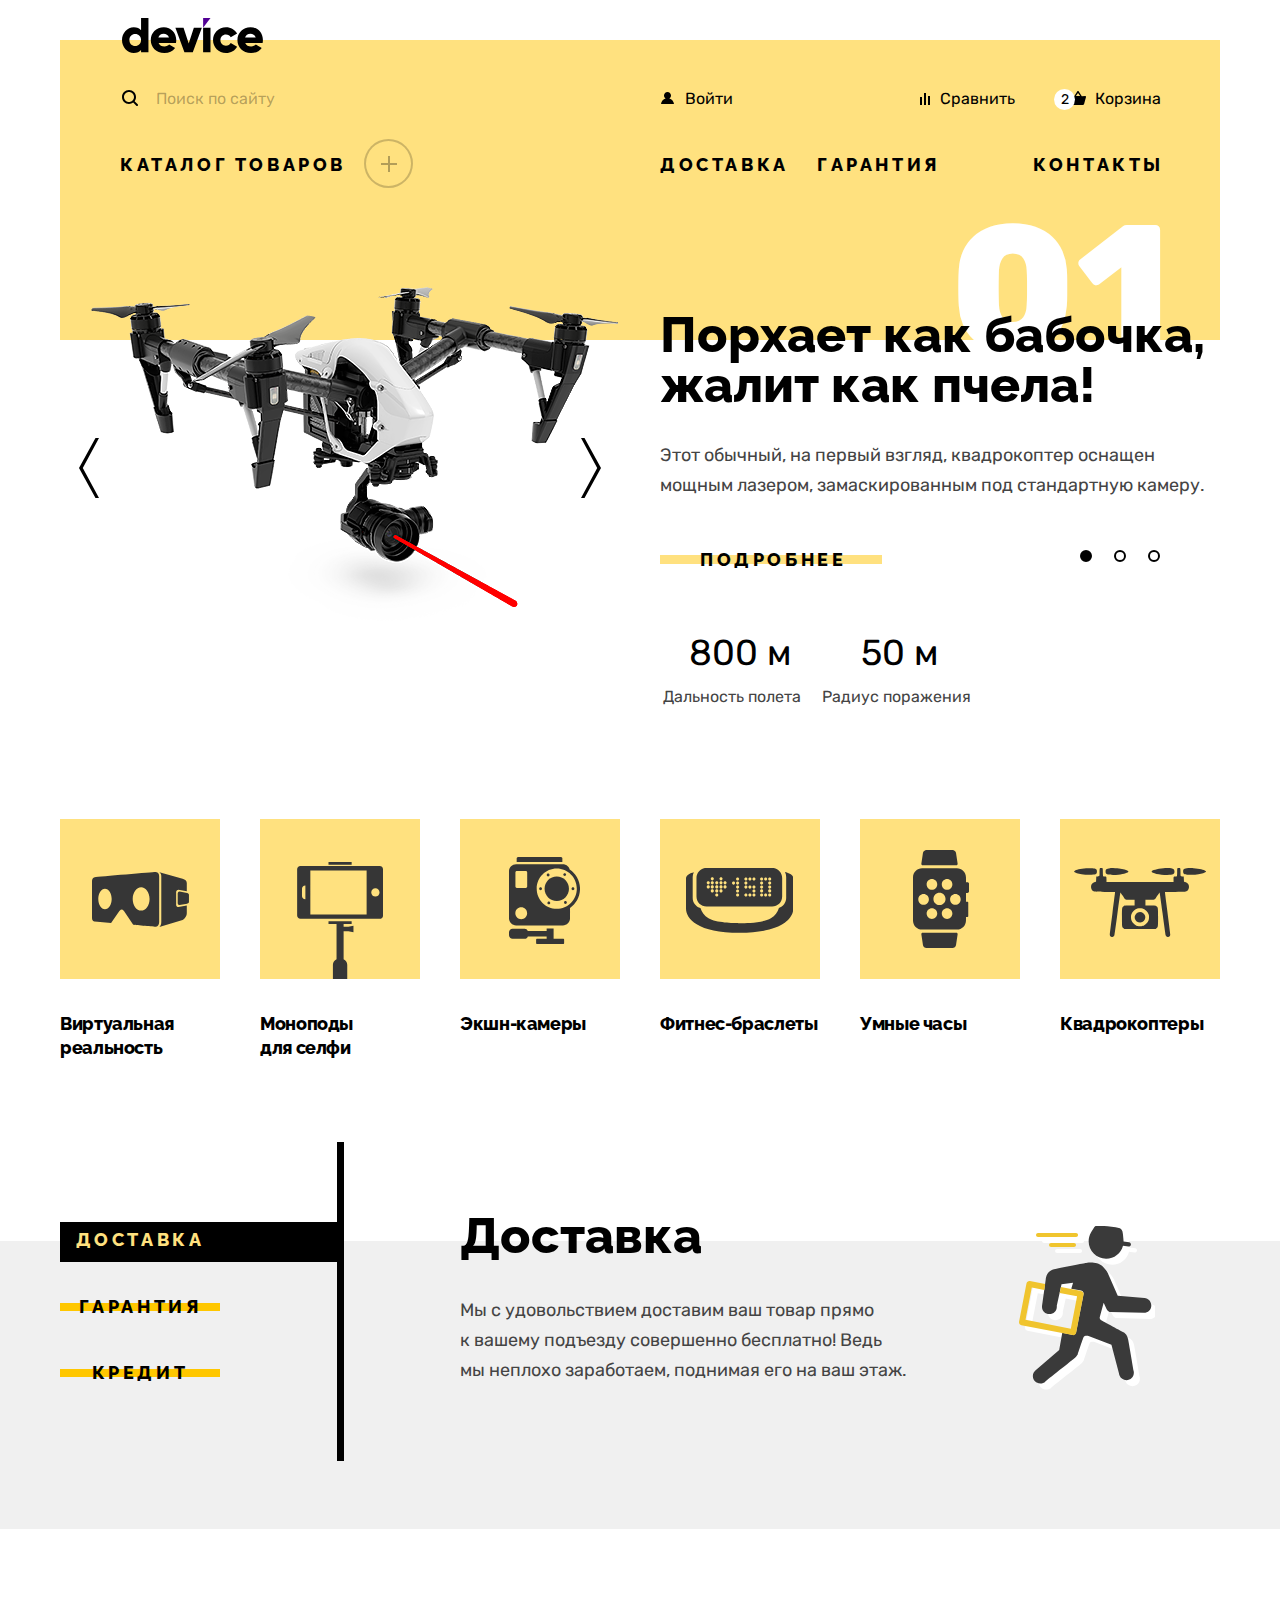
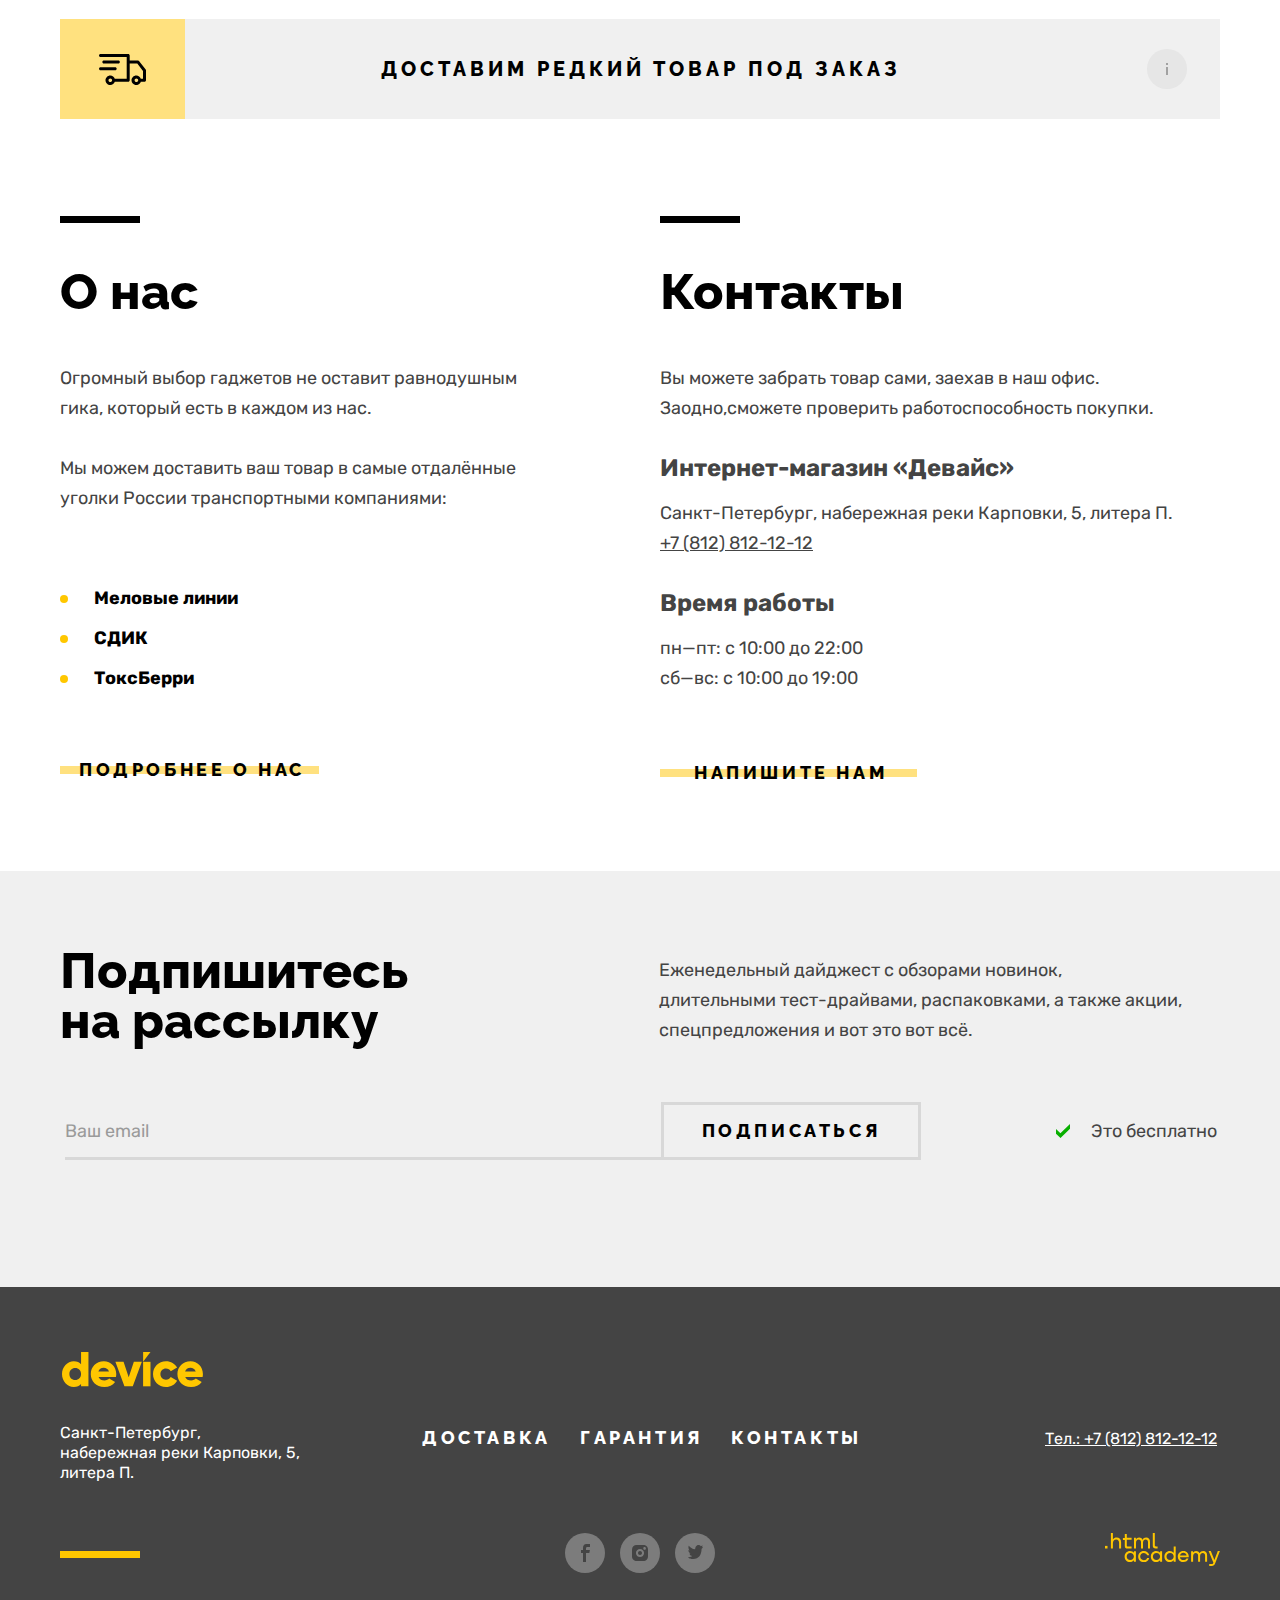
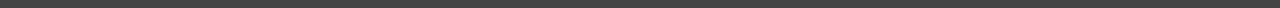
<file: index.html>
<!DOCTYPE html>
<html lang="ru">

<head>
  <meta charset="utf-8">
  <title>HTML Academy: Девайс</title>
  <link href="css/style.css" rel="stylesheet">
  <link rel="icon" href="favicon.ico">
</head>

<body class="index-page">
  <!-- Шапка-->
  <header class="header">
    <div class="container">
      <nav class="main-navigation">
        <a class="logo" href="https://htmlacademy.ru/"><img src="img/logo.svg" width="145" height="35"
            alt="Лого Device"> </a>
        <div class="menu-user">
          <!-- Поле поиска-->

          <form class="search-form" action="https://echo.htmlacademy.ru" method="post">
            <label class="visually-hidden" for="search">Поиск по сайту</label>
            <div class="search">
              <input class="search-input" type="search" id="search" placeholder="Поиск по сайту" name="search" >
              <button class="search-button" type="submit">Найти</button>
            </div>
          </form>

          <!-- Пользовательское меню-->
          <ul class="user-menu">
            <li class="user-item user-login"><a class="enter-link" href="#"> Войти </a> </li>
            <li class="user-item user-compare"><a class="compare-link" href="#"> Сравнить </a> </li>
            <li class="user-item user-cart"><a class="cart-link" href="#"> Корзина </a>
              <button class="popover-close-button button-light">
                2
                <span class="visually-hidden">Закрыть</span>
              </button>
              <div class="popover popover-cart">
                <div class="popover-content">
                  <ul class="cart-items-list">
                    <li class="cart-item">
                      <a class="cart-item-link" href="#"><img src="img/product-1-small.jpg" width="41" height="43"
                          alt="Любительская селфи-палка"> Любительская селфи-палка </a>
                      <button type="button" class="cart-item-button">
                        <svg width="11" height="11" viewBox="0 0 11 11" fill="none" xmlns="http://www.w3.org/2000/svg">
                          <path d="M11 1L10 0L5.5 4.5L1 0L0 1L4.5 5.5L0 10L1 11L5.5 6.5L10 11L11 10L6.5 5.5L11 1Z" />
                        </svg>

                        <span class="visually-hidden">Удалить из корзины.</span>
                      </button>
                    </li>
                    <li class="cart-item">
                      <a class="cart-item-link" href="#"><img src="img/product-2-small.jpg" width="41" height="43"
                          alt="Профессиональная селфи-палка">Профессиональная селфи-палка </a>
                      <button type="button" class="cart-item-button">
                        <svg width="11" height="11" viewBox="0 0 11 11" fill="none" xmlns="http://www.w3.org/2000/svg">
                          <path d="M11 1L10 0L5.5 4.5L1 0L0 1L4.5 5.5L0 10L1 11L5.5 6.5L10 11L11 10L6.5 5.5L11 1Z" />
                        </svg>

                        <span class="visually-hidden">Удалить из корзины.</span>
                      </button>
                    </li>

                  </ul>
                  <div class="cart-price">
                    <p class="kol-item">Товаров: 2</p>
                    <p class="cost-item">Сумма: 2000 ₽</p>
                  </div>
                  <button class="cart-button" type="submit">Открыть корзину</button>

                </div>

              </div>
            </li>
          </ul>
        </div>

        <!-- Основное меню-->

        <ul class="main-menu">
          <li class="main-item submenu-item"><a class="navigation-link" href="catalog.html"> Каталог товаров </a>
            <!-- Подменю каталога-->
            <ul class="submenu-list">
              <li class="dropdown-list-section">
                <ul class="dropdown-list-col">
                  <li class="dropdown-item">
                    <a class="dropdown-link" href="#">Виртуальная реальность</a>
                  </li>
                  <li class="dropdown-item">
                    <a class="dropdown-link" href="catalog.html">Моноподы для селфи</a>
                  </li>
                  <li class="dropdown-item">
                    <a class="dropdown-link" href="#">Экшн-камеры</a>
                  </li>
                </ul>
              </li>
              <li class="dropdown-list-section">
                <ul class="dropdown-list-col">
                  <li class="dropdown-item">
                    <a class="dropdown-link" href="#">Фитнес-браслеты</a>
                  </li>
                  <li class="dropdown-item">
                    <a class="dropdown-link" href="#">Умные часы</a>
                  </li>
                </ul>
              </li>
              <li class="dropdown-list-section">
                <ul class="dropdown-list-col">
                  <li class="dropdown-item">
                    <a class="dropdown-link" href="#">Квадрокоптеры</a>
                  </li>

                </ul>
              </li>
            </ul>
          </li>
          <li class="main-item item-deliv"><a class="navigation-link" href="#"> Доставка </a></li>
          <li class="main-item item-garanty"><a class="navigation-link" href="#"> Гарантия </a></li>
          <li class="main-item item-contacts"><a class="navigation-link" href="#"> Контакты </a></li>
        </ul>
      </nav>
    </div>
  </header>

  <main class="main-container main">
    <h1 class="visually-hidden">Интернет-магазин Device</h1>

    <!-- Слайдер-->
    <section class="slider">
      <div class="container">
        <h2 class="visually-hidden">Слайдер главной страницы</h2>
        
          <!-- Стрелки-->
          <div class="slider-wrapper">
            <div class="slider-navigation">
              <button class="slider-prev" type="button">
                <span class="visually-hidden">Предыдущий слайд</span>
              </button>
              <button class="slider-next" type="button">
                <span class="visually-hidden">Следующий слайд</span>
              </button>

            </div>

          </div>
          
          <ul class="main-clider">
            <li class="slider-item slider-item--current">
              <!-- 1 слайд-->
              <div class="image-slider">
                <img src="img/slider-1.png" width="560" height="560" alt="Изображение 1 слайда">

              </div>

              <div class="info-slider">
                <h2 class="slider-title"> Порхает как бабочка, жалит как пчела!</h2>
                <p class="text slider-text"> Этот обычный, на первый взгляд, квадрокоптер оснащен мощным лазером,
                  замаскированным под стандартную камеру.
                </p>
                <a class="slider-button" href="#">Подробнее</a>
                <table class="characteristics">
                  <thead>
                    <tr>
                      <th class="table-title">800 м</th>
                      <th class="table-title">50 м</th>
                    </tr>
                  </thead>
                  <tbody>
                    <tr>
                      <td class="table-info">Дальность полета</td>
                      <td class="table-info">Радиус поражения</td>
                    </tr>
                  </tbody>
                </table>
              </div>
            </li>
            <li class="slider-item">
              <!-- 2 слайд-->
              <div class="image-slider">
                <img src="img/slider-2.png" width="560" height="560" alt="Изображение 2 слайда">
              </div>

              <div class="info-slider">
                <h2 class="slider-title"> Худеем правильно!</h2>
                <p class="text slider-text"> Мотивирующие фитнес-браслеты помогут найти в себе силы не пропускать
                  занятия и
                  соблюдать диету.
                </p>
                <a class="button slider-button" href="#">Подробнее</a>
                <table class="characteristics">
                  <thead>
                    <tr>
                      <th class="table-title">48 часов</th>
                    </tr>
                  </thead>
                  <tbody>
                    <tr>
                      <td class="table-info">Без подзарядки</td>
                    </tr>
                  </tbody>
                </table>

              </div>
            </li>
            <li class="slider-item">
              <!-- 3 слайд-->
              <div class="image-slider">
                <img src="img/slider-3.png" width="560" height="560" alt="Изображение 3 слайда">

              </div>

              <div  class="info-slider">
                <h2 class="slider-title"> Делай селфи, как Бен Стиллер! </h2>
                <p class="text slider-text"> Самая длинная палка для селфи доступна в нашем магазине. Восемь (Восемь,
                  Карл!)
                  метров длиной и весом всего 5 кг.
                </p>
                <a class="button slider-button" href="#">Подробнее</a>
                <table class="characteristics">
                  <thead>
                    <tr>
                      <th class="table-title">8,5 м</th>
                      <th class="table-title">5 кг</th>
                      <th class="table-title">Карбон</th>
                    </tr>
                  </thead>
                  <tbody>
                    <tr>
                      <td class="table-info">Длина палки</td>
                      <td class="table-info">Вес палки </td>
                      <td class="table-info">Материал</td>
                    </tr>
                  </tbody>
                </table>

              </div>
            </li>
          </ul>
          <!-- Точки-->
          <div class="controls-toggle">
            <ol class="slider-pagination">
              <li class="slider-pagination-item">
                <button class="slider-pagination-button slider-pagination-button-current" type="button">
                  <span class="visually-hidden">1 слайд</span>
                </button>
              </li>
              <li class="slider-pagination-item">
                <button class="slider-pagination-button" type="button">
                  <span class="visually-hidden">2 слайд</span>
                </button>
              </li>
              <li class="slider-pagination-item">
                <button class="slider-pagination-button" type="button">
                  <span class="visually-hidden">3 слайд</span>
                </button>
              </li>
            </ol>
          </div>
        </div>
    </section>

    <!-- Каталог товаров-->
    <section class="catalog">
      <div class="container">
        <h2 class="visually-hidden">Каталог товаров</h2>
        <ul class="catalog-list">
          <li class="catalog-item">
            <a class="item-link item-vr" href="#">Виртуальная реальность </a>

          </li>
          <li class="catalog-item">
            <a class="item-link item-mono" href="catalog.html">Моноподы <br>для селфи </a>

          </li>
          <li class="catalog-item ">
            <a class="item-link item-cam" href="#"> Экшн-камеры</a>

          </li>
          <li class="catalog-item ">
            <a class="item-link item-fit" href="#">Фитнес-браслеты </a>

          </li>
          <li class="catalog-item ">
            <a class="item-link item-watch" href="#"> Умные часы</a>

          </li>
          <li class="catalog-item">
            <a class="item-link item-kvadr" href="#">Квадрокоптеры </a>

          </li>
        </ul>
      </div>
    </section>
    <!-- Табы-->
    <section class="services">
      <div class="container">
        <h2 class="visually-hidden">Вкладки</h2>
        <ul class="services-tabs">
          <li class="tabs-item">
            <button class="tabs-button tabs-button--current" type="button">Доставка</button>
          </li>
          <li class="tabs-item">
            <button class="tabs-button" type="button">Гарантия</button>
          </li>
          <li class="tabs-item">
            <button class="tabs-button" type="button">Кредит</button>
          </li>
        </ul>
        <ul class="features">
          <li class="features-item features-item-delivery features-item--current">
            <h2 class="title features-title">Доставка</h2>
            <p class="text features-text">Мы с удовольствием доставим ваш товар прямо <br> к вашему подъезду совершенно
              бесплатно! Ведь<br>
              мы неплохо заработаем, поднимая его на ваш этаж.</p>
          </li>
          <li class="features-item features-item-garanty">
            <h2 class="title features-title">Гарантия</h2>
            <p class="text features-text">Если из-за возгорания купленного у нас товара у вас
              сгорит дом — не переживайте, мы выдадим вам новый.
              Товар, не дом, конечно же.</p>
          </li>
          <li class="features-item features-item-credit">
            <h2 class="title features-title">Кредит</h2>
            <p class="text features-text">Залезть в долговую яму стало проще! Кредитные консультанты подберут для вас
              наиболее выгодные условия кредита. Выгодные для банка, разумеется.</p>
          </li>
        </ul>
      </div>
    </section>
    <!-- Доставка-->
    <section class="send-block">
      <div class="container">
        <h2 class="visually-hidden">Доставка</h2>

        <button class="delivery" type="button">
          <span class="delivery-link">Доставим редкий товар под заказ</span>
          <span class="delivery-info">
            <svg class="info-icon" width="2" height="12" viewBox="0 0 2 12" fill="rgb(161,161,161)"
              xmlns="http://www.w3.org/2000/svg">
              <path d="M2 0H0V2H2V0Z" />
              <path d="M2 4H0V12H2V4Z" />
            </svg>
            <span class="visually-hidden">Посмотреть дополнительную информацию</span>
          </span>

        </button>

      </div>
    </section>
    <!-- Информация о нас-->
    <div class="index-columns">
      <div class="container">
        <section class="about-info">
          <h2 class="title about-title">О нас</h2>
          <div class="text-about">
            <p class="text about-text">
              Огромный выбор гаджетов не оставит равнодушным гика, который есть в каждом из нас.
            </p>
            <p class="text about-text"> Мы можем доставить ваш товар в самые отдалённые уголки России транспортными
              компаниями:
            </p>
          </div>
          <ul class="company">
            <li class="company-item"><span class="company-name">Меловые линии</span></li>
            <li class="company-item"><span class="company-name">СДИК</span></li>
            <li class="company-item"><span class="company-name">ТоксБерри</span></li>
          </ul>
          <a class="about-button" href="#">Подробнее о нас</a>

        </section>
        <!-- Контакты-->
        <section class="contacts">

          <h2 class="title contacts-title">Контакты</h2>
          <p class="text contacts-text">Вы можете забрать товар сами, заехав в наш офис.<br>
            Заодно,сможете проверить работоспособность покупки. </p>
          <h3 class="contacts-subtitle">Интернет-магазин «Девайс»</h3>
          <address>
            <p class="text address-text">
              Санкт-Петербург, набережная реки Карповки, 5, литера П.</p>
            <a class="contact-phone" href="tel:88128121212">+7 (812) 812-12-12</a>
          </address>
          <h3 class="contacts-time">Время работы</h3>
          <ul class="contacts-schedule">
            <li class="text contacts-schedule-item">пн—пт: с 10:00 до 22:00</li>
            <li class="text contacts-schedule-item">сб—вс: с 10:00 до 19:00</li>
          </ul>
          <a class="contacts-button" href="#">Напишите нам</a>

        </section>
      </div>
    </div>

    <!-- Рассылка-->
    <section class="subscription">
      <div class="container">
        <div class="email">
          <div class="subscription-title">
            <h2 class="title sub-title">Подпишитесь <br> на рассылку</h2>
          </div>
          <div class="subscription-text">
            <p class="text sub-text">Еженедельный дайджест с обзорами новинок,<br>
              длительными тест-драйвами, распаковками, а также акции, спецпредложения и вот это вот всё.</p>
          </div>
        </div>
        <div class="send-email">
          <form class="send" action="https://echo.htmlacademy.ru/" method="post">
            <label class="visually-hidden" for="email">Отправка электронной почты</label>
            <input class="send-input" type="email" placeholder="Ваш email" name="email" id="email">
            <button class="send-button" type="submit">Подписаться</button>
          </form>
          <p class="text free-text">Это бесплатно </p>
        </div>
      </div>
    </section>
  </main>
  <!-- Футер-->
  <footer class="page-footer">
    <div class="container">
      <a class="footer-logo" href="https://htmlacademy.ru/"><img class="logo-foot" src="img/device-footer.svg"
          width="145" height="35" alt="Лого Device"> </a>
      <div class="footer-block">
        <section class="footer-contacts">
          <h2 class="visually-hidden">Контакты</h2>
          <p class="text footer-address">Санкт-Петербург, набережная
            реки Карповки, 5, литера П.</p>
        </section>

        <section class="footer-menu">
          <h2 class="visually-hidden">Меню футера</h2>
          <ul class="footer-nav-list">
            <li class="footer-nav-item">
              <a class="footer-nav-link" href="#">Доставка</a>
            </li>
            <li class="footer-nav-item">
              <a class="footer-nav-link" href="#">Гарантия</a>
            </li>
            <li class="footer-nav-item">
              <a class="footer-nav-link" href="#">Контакты</a>
            </li>
          </ul>
        </section>
        <section class="footer-info">
          <h2 class="visually-hidden">Контактные данные</h2>
          <a class="contacts-phone" href="tel:88128121212">Тел.: +7 (812) 812-12-12</a>

        </section>
      </div>
      <div class="footer-social">
        <section class="social-block">
          <h2 class="visually-hidden">Социальные сети</h2>
          <ul class="social-list">
            <li class="social-item">
              <a class="social-link social-fb" href="https://www.facebook.com/htmlacademy">
                <svg width="9" height="18" viewBox="0 0 9 18" fill="none" xmlns="http://www.w3.org/2000/svg">
                  <path d="M6.5 3H9V0H5.6C2.8 0 2 1.7 2 4.2V6H0V9H2V18H5V9H8.3L8.9 6H5V4.5C5 3.7 5.3 3 6.5 3Z" />
                </svg>
                <span class="visually-hidden">Facebook</span>
              </a>
            </li>
            <li class="social-item"><a class="social-link social-inst" href="https://www.instagram.com/htmlacademy/">
                <svg width="16" height="16" viewBox="0 0 16 16" fill="none" xmlns="http://www.w3.org/2000/svg">
                  <path
                    d="M8 10C9.10457 10 10 9.10457 10 8C10 6.89543 9.10457 6 8 6C6.89543 6 6 6.89543 6 8C6 9.10457 6.89543 10 8 10Z" />
                  <path
                    d="M14.7 1.3C13.8 0.4 12.7 0 11.3 0H4.7C1.9 0 0 1.9 0 4.7V11.3C0 12.7 0.4 13.9 1.4 14.7C2.3 15.6 3.4 16 4.7 16H11.3C12.7 16 13.9 15.6 14.7 14.7C15.5 13.8 16 12.7 16 11.3V4.7C16 3.3 15.6 2.1 14.7 1.3ZM8 12.1C5.8 12.1 3.9 10.3 3.9 8C3.9 5.7 5.8 3.9 8 3.9C10.2 3.9 12.1 5.7 12.1 8C12.1 10.3 10.2 12.1 8 12.1ZM12.6 4.7C11.9 4.7 11.3 4.2 11.3 3.4C11.3 2.6 11.8 2.1 12.6 2.1C13.3 2.1 13.9 2.7 13.9 3.4C13.9 4.1 13.3 4.7 12.6 4.7Z" />
                </svg>
                <span class="visually-hidden">Instagram</span>
              </a>
            </li>
            <li class="social-item"><a class="social-link social-tw" href="https://twitter.com/htmlacademy_ru">
                <svg width="15" height="14" viewBox="0 0 15 14" fill="none" xmlns="http://www.w3.org/2000/svg">
                  <g clip-path="url(#clip0_3:26)">
                    <path
                      d="M9.7 0.0999675C11.2 -0.400033 12.3 0.399967 12.9 1.19997C13.4 0.999967 14 0.799967 14.6 0.599967C14.6 1.39997 14.1 1.99997 13.8 2.19997C14.5 2.39997 15 1.79997 15 1.79997C14.9 2.69997 14.1 3.49997 13.6 3.69997C13.4 9.99997 10.8 14.1 4.7 14C4.2 14 4.8 14 4.3 14C4 14 0.6 13.6 0 12.2C2 12.4 3.4 11.8 4.1 11.1C3.3 10.8 1.7 10.7 1.5 8.29997C1.8 8.49997 2 8.59997 2.6 8.49997C1.5 7.69997 0.3 6.99997 0.4 4.99997C0.7 5.29997 1.3 5.49997 1.6 5.39997C1 5.19997 -0.2 2.29997 0.8 0.799967C2.4 2.49997 4.1 4.19997 7.1 4.29997C7.3 2.19997 8.1 0.799967 9.7 0.0999675Z" />
                  </g>
                  <defs>
                    <clipPath id="clip0_3:26">
                      <rect width="15" height="14" fill="white" />
                    </clipPath>
                  </defs>
                </svg>
                <span class="visually-hidden">Twitter</span>
              </a>
            </li>
          </ul>
        </section>
        <section class="academy-link">
          <h2 class="visually-hidden">Cсылка на сайт</h2>
          <a class="academy" href="https://htmlacademy.ru/">
            <svg width="115" height="34" viewBox="0 0 115 34" fill="none" xmlns="http://www.w3.org/2000/svg">
              <path d="M0 12.8999V15.4999H2.5V12.8999H0Z" />
              <path
                d="M11.6 4.5C10 4.5 8.80002 5.2 8.00002 6.2H7.90002V0H5.90002V15.5H7.90002V10.2C7.90002 8.1 9.20002 6.6 11.2 6.6C13 6.6 14.1 8 14.1 9.8V15.5H16.1V9.4C16.2 6.4 14.3 4.5 11.6 4.5Z" />
              <path
                d="M26.6 4.8001H21.8V1.1001H19.8V4.9001H17.9V6.9001H19.8V12.9001C19.8 14.6001 20.8 15.6001 22.5 15.6001H26.6V13.6001H22.9C22.2 13.6001 21.8 13.2001 21.8 12.5001V6.8001H26.6V4.8001Z" />
              <path
                d="M41.1 4.6001C39.5 4.6001 38.2 5.4001 37.6 6.7001H37.5C36.9 5.5001 35.7 4.6001 34.1 4.6001C32.7 4.6001 31.6 5.4001 31 6.4001H30.9V4.8001H29V15.4001H31V10.0001C31 8.0001 32 6.5001 33.6 6.5001C35.1 6.5001 36 7.5001 36 9.1001V15.4001H38V9.8001C38 7.4001 39.4 6.5001 40.6 6.5001C42.1 6.5001 43 7.5001 43 9.1001V15.4001H45V8.9001C45.1 6.4001 43.6 4.6001 41.1 4.6001Z" />
              <path
                d="M47.8 12.7C47.8 14.4 48.8 15.4 50.6 15.4H52.6V13.4H50.9001C50.2001 13.4 49.8 13 49.8 12.3V0H47.8V12.7Z" />
              <path
                d="M28.9 19.6999C28 18.5999 26.7 17.8999 25 17.8999C21.9 17.8999 19.6 20.1999 19.6 23.4999C19.6 26.7999 21.9 29.0999 25 29.0999C26.8 29.0999 28 28.2999 28.8 27.1999H28.9V28.7999H30.9V18.1999H28.9V19.6999ZM25.3 27.0999C23.1 27.0999 21.7 25.4999 21.7 23.4999C21.7 21.4999 23.1 19.8999 25.3 19.8999C27.5 19.8999 28.9 21.4999 28.9 23.4999C28.9 25.3999 27.5 27.0999 25.3 27.0999Z" />
              <path
                d="M44.2 21.9999C43.7 19.5999 41.5999 17.8999 38.7999 17.8999C35.3999 17.8999 33.2 20.3999 33.2 23.4999C33.2 26.5999 35.3999 29.0999 38.7999 29.0999C41.5999 29.0999 43.7 27.2999 44.2 24.8999H42.0999C41.6999 26.1999 40.3999 27.1999 38.7999 27.1999C36.5999 27.1999 35.2 25.5999 35.2 23.5999C35.2 21.5999 36.5999 19.9999 38.7999 19.9999C40.3999 19.9999 41.5999 20.9999 42.0999 22.1999H44.2V21.9999Z" />
              <path
                d="M55.1 19.6999C54.2 18.5999 52.9001 17.8999 51.2001 17.8999C48.1001 17.8999 45.8 20.1999 45.8 23.4999C45.8 26.7999 48.1001 29.0999 51.2001 29.0999C53.0001 29.0999 54.2 28.2999 55 27.1999H55.1V28.7999H57.1V18.1999H55.1V19.6999ZM51.5 27.0999C49.3 27.0999 47.9001 25.4999 47.9001 23.4999C47.9001 21.4999 49.3 19.8999 51.5 19.8999C53.7 19.8999 55.1 21.4999 55.1 23.4999C55.1 25.3999 53.6 27.0999 51.5 27.0999Z" />
              <path
                d="M68.7 19.7999C67.8 18.6999 66.5 17.8999 64.8 17.8999C61.7 17.8999 59.4 20.1999 59.4 23.4999C59.4 26.7999 61.6 29.0999 64.8 29.0999C66.5 29.0999 67.8 28.2999 68.6 27.2999H68.7V28.7999H70.7V13.3999H68.7V19.7999ZM65.1 27.0999C62.9 27.0999 61.5 25.4999 61.5 23.4999C61.5 21.4999 62.9 19.8999 65.1 19.8999C67.3 19.8999 68.7 21.4999 68.7 23.4999C68.6 25.4999 67.2 27.0999 65.1 27.0999Z" />
              <path
                d="M78.3 17.8999C75 17.8999 72.8 20.3999 72.8 23.4999C72.8 26.4999 74.9 29.0999 78.3 29.0999C80.8 29.0999 82.8 27.7999 83.5 25.4999H81.4C80.9 26.4999 79.8 27.0999 78.4 27.0999C76.5 27.0999 75.1 25.7999 75 24.1999H83.8C84 20.5999 81.8 17.8999 78.3 17.8999ZM78.3 19.7999C80 19.7999 81.3 20.7999 81.6 22.3999H75.1C75.4 20.8999 76.6 19.7999 78.3 19.7999Z" />
              <path
                d="M98.2 17.8999C96.6 17.8999 95.3 18.6999 94.6 19.8999H94.5C93.9 18.6999 92.7 17.8999 91.1 17.8999C89.7 17.8999 88.6 18.5999 88 19.6999V18.1999H86.1V28.7999H88.1V23.3999C88.1 21.3999 89.1 19.9999 90.7 19.8999C92.2 19.8999 93.1 20.8999 93.1 22.4999V28.7999H95.1V23.1999C95.1 20.7999 96.5 19.8999 97.7 19.8999C99.2 19.8999 100.1 20.8999 100.1 22.4999V28.7999H102.1V22.2999C102.2 19.6999 100.7 17.8999 98.2 17.8999Z" />
              <path
                d="M109.4 27.0001L105.8 18.1001H103.6L108.4 29.7001C108.1 30.6001 107.7 30.9001 106.7 30.9001H104.2V32.9001H106.7C108.5 32.9001 109.5 32.1001 110.2 30.3001L114.9 18.1001H112.8L109.4 27.0001Z" />
            </svg> </a>

        </section>
      </div>




    </div>
  </footer>
  <div class="modal-container  modal-container-close">
    <div class="modal modal-delivery">
      <button class="modal-close-button">
        <span class="visually-hidden">Закрыть</span>
      </button>
      <section class="modal-content">
        <h2 class="modal-title">Доставка под заказ</h2>
        <form class="delivery-form">
          <div class="form-wrapper">
            <div class="form-section name-block">
              <label class="modal-label" for="fullname">Ваше имя:</label>
              <div class="icon-fullname">
                <input class="modal-input fullname-input" type="text" name="fullname" placeholder="Имя Фамилия"
                  id="fullname">
              </div>
              <p class="fullname-text">Пожалуйста, представьтесь</p>
            </div>
            <div class="form-section email-block error">
              <label class="modal-label" for="email-modal">Ваш e-mail:</label>
              <div class="icon-email">
                <input class="modal-input email-input" type="email" name="email-modal" placeholder="Введите e-mail"
                  id="email-modal">
              </div>
              <p class="email-text">Забавный у вас адрес</p>
            </div>
          </div>
          <div class="form-wrapper">
            <div class="form-section select-block">
              <label class="modal-label" for="selection">Что нужно привезти:</label>
              <input class="modal-input selection-input" type="text" name="selection" placeholder="В свободной форме"
                id="selection">
            </div>
            <div class="form-section">
              <label class="modal-label" for="count">Количество:</label>
              <button class="info-count" type="submit" >
                <span class="visually-hidden">Показать информацию о количестве товара</span>
                <span class="count-info">
                  <span class="count-text">
                    Постараемся найти, сколько нужно.<br> Привезём сколько получится по требованиям к провозу багажа.
                  </span>
                </span>
              </button>
              <div class="number-input">
                <input class="modal-input number-text" type="text" name="count" value="1" id="count">
                <button class="number-minus" type="submit"></button>
                <button class="number-plus" type="submit"></button>
              </div>

            </div>
          </div>
        </form>
        <button class="button-submit" type="submit">Отправить
          <span class="visually-hidden">Отправить</span>
        </button>
      </section>
    </div>

  </div>



</body>

</html>
</file>
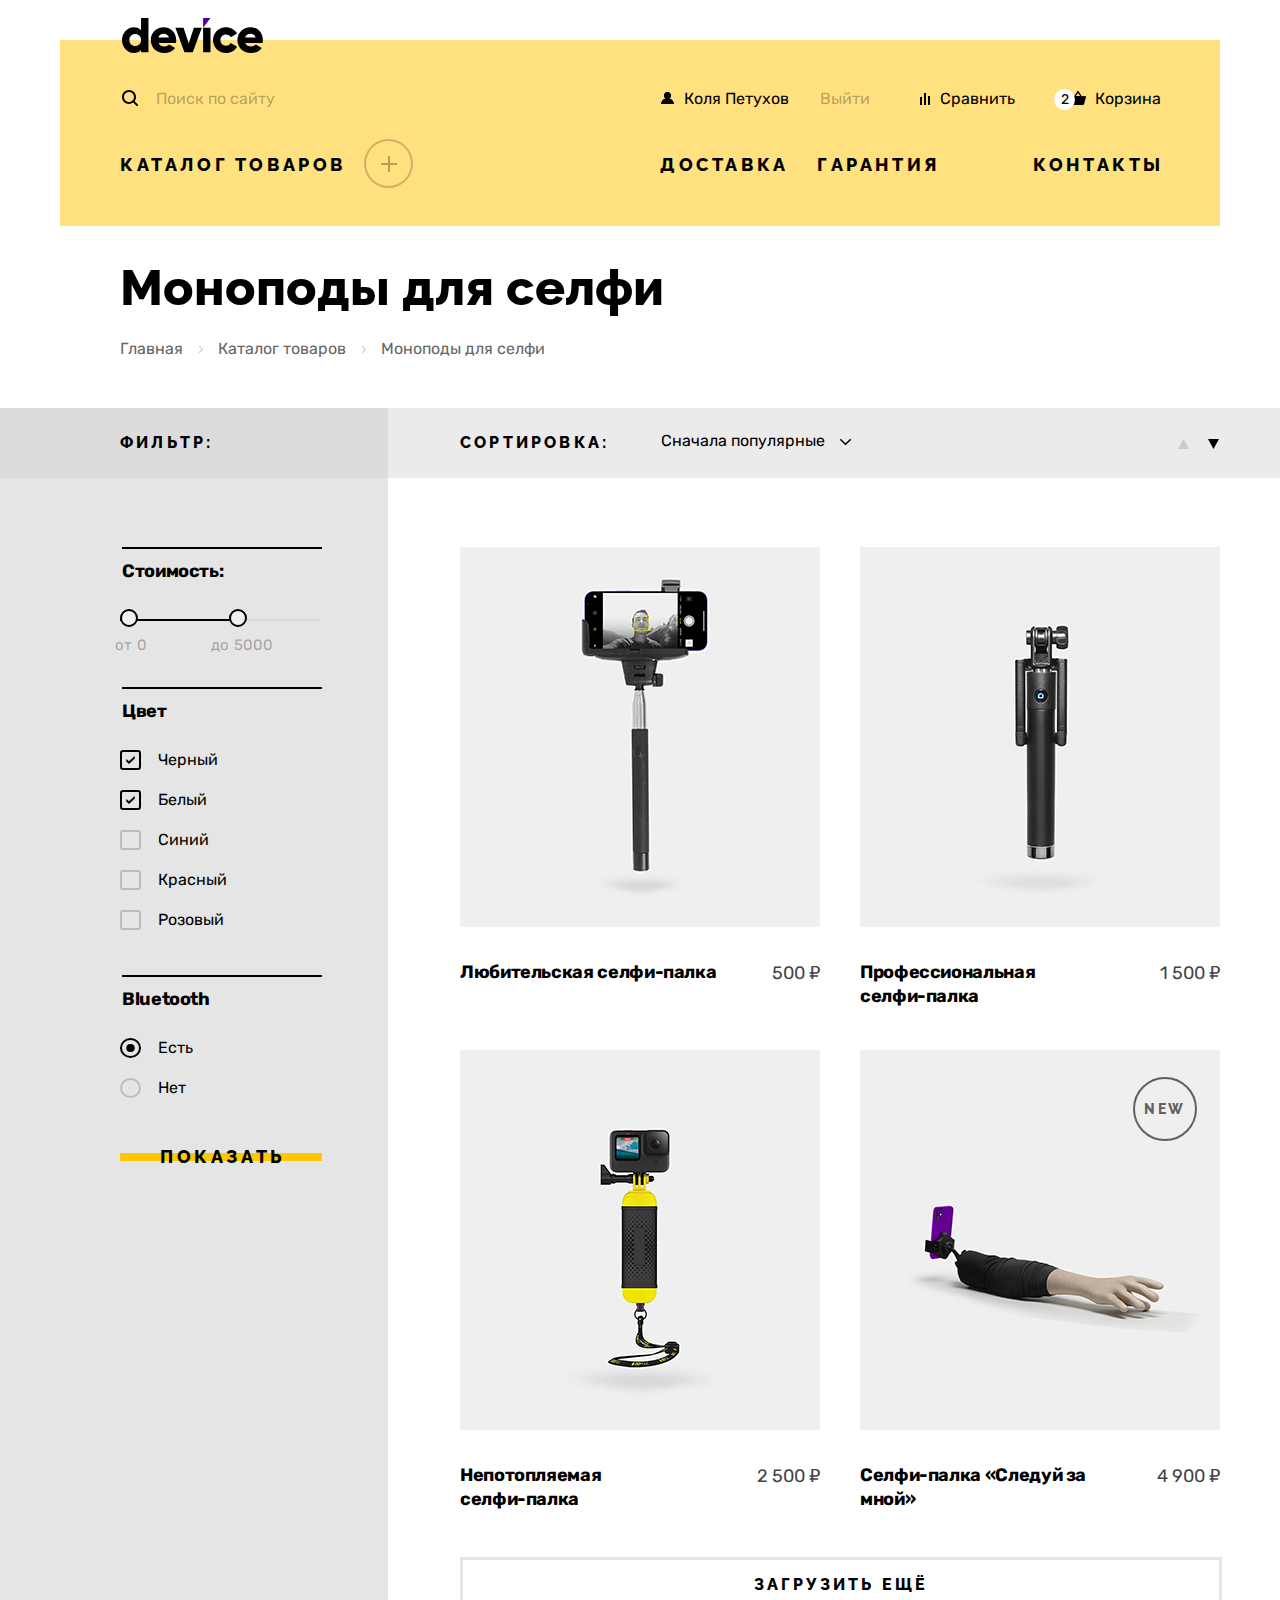
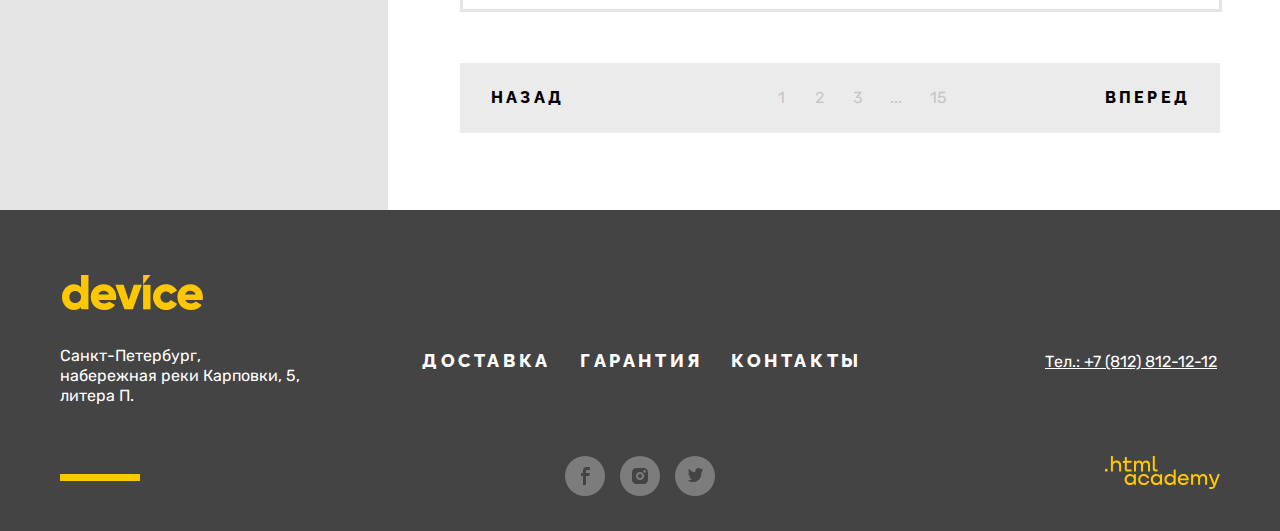
<file: catalog.html>
<!DOCTYPE html>
<html lang="ru">

<head>
  <meta charset="utf-8">
  <title>Каталог</title>
  <link href="css/style.css" rel="stylesheet">
  <link rel="icon" href="favicon.ico">
</head>

<body>
  <!-- Шапка-->
  <header class="header">
    <div class="container">
      <nav class="catalog-navigation">
        <a class="logo" href="https://htmlacademy.ru/"><img src="img/logo.svg" width="145" height="35"
            alt="Лого Device"> </a>
        <div class="menu-user">
          <!-- Поле поиска-->
          <form class="search-form" action="https://echo.htmlacademy.ru" method="post">
            <label class="visually-hidden" for="search">Поиск по сайту</label>
            <div class="search">
              <input class="search-input" type="search" id="search" placeholder="Поиск по сайту" name="search" >
              <button class="search-button" type="submit">Найти</button>
            </div>
          </form>
          <!-- Пользовательское меню-->
          <ul class="user-menu">
            <li class="user-item profile">
              <a class="user-log" href="#">Коля Петухов</a>
              <a class="logout-link user-log" href="#">Выйти</a>

            </li>
            <li class="user-item user-compare"><a class="compare-link" href="#"> Сравнить </a> </li>
            <li class="user-item user-cart"><a class="cart-link" href="#"> Корзина </a>
              <button class="popover-close-button button-light">
                2
                <span class="visually-hidden">Закрыть</span>
              </button>
              <div class="popover popover-cart">
                <div class="popover-content">
                  <ul class="cart-items-list">
                    <li class="cart-item">
                      <a class="cart-item-link" href="#"><img src="img/product-1-small.jpg" width="41" height="43"
                          alt="Пример">Любительская селфи-палка </a>
                      <button type="button" class="cart-item-button">
                        <svg width="11" height="11" viewBox="0 0 11 11" fill="none" xmlns="http://www.w3.org/2000/svg">
                          <path d="M11 1L10 0L5.5 4.5L1 0L0 1L4.5 5.5L0 10L1 11L5.5 6.5L10 11L11 10L6.5 5.5L11 1Z" />
                        </svg>

                        <span class="visually-hidden">Удалить из корзины.</span>
                      </button>
                    </li>
                    <li class="cart-item">
                      <a class="cart-item-link" href="#"><img src="img/product-2-small.jpg" width="41" height="43"
                          alt="Пример">Профессиональная селфи-палка </a>
                      <button type="button" class="cart-item-button">
                        <svg width="11" height="11" viewBox="0 0 11 11" fill="none" xmlns="http://www.w3.org/2000/svg">
                          <path d="M11 1L10 0L5.5 4.5L1 0L0 1L4.5 5.5L0 10L1 11L5.5 6.5L10 11L11 10L6.5 5.5L11 1Z" />
                        </svg>

                        <span class="visually-hidden">Удалить из корзины.</span>
                      </button>
                    </li>

                  </ul>
                  <div class="cart-price">
                    <p class="kol-item">Товаров: 2</p>
                    <p class="cost-item">Сумма: 2000 ₽
                    </p>
                  </div>
                  <button class="cart-button" type="submit">Открыть корзину</button>

                </div>

              </div>
            </li>
          </ul>
        </div>
        <!-- Основное меню-->

        <ul class="main-menu">
          <li class="main-item submenu-item"><a class="navigation-link" href="catalog.html"> Каталог товаров </a>
            <!-- Подменю каталога-->
            <ul class="submenu-list">
              <li class="dropdown-list-section">
                <ul class="dropdown-list-col">
                  <li class="dropdown-item">
                    <a class="dropdown-link" href="#">Виртуальная реальность</a>
                  </li>
                  <li class="dropdown-item">
                    <a class="dropdown-link" href="catalog.html">Моноподы для селфи</a>
                  </li>
                  <li class="dropdown-item">
                    <a class="dropdown-link" href="#">Экшн-камеры</a>
                  </li>
                </ul>
              </li>

              <li class="dropdown-list-section">
                <ul class="dropdown-list-col">
                  <li class="dropdown-item">
                    <a class="dropdown-link" href="#">Фитнес-браслеты</a>
                  </li>
                  <li class="dropdown-item">
                    <a class="dropdown-link" href="catalog.html">Умные часы</a>
                  </li>
                </ul>
              </li>
              <li class="dropdown-list-section">
                <ul class="dropdown-list-col">
                  <li class="dropdown-item">
                    <a class="dropdown-link" href="#">Квадрокоптеры</a>
                  </li>

                </ul>
              </li>
            </ul>
          </li>
          <li class="main-item item-deliv"><a class="navigation-link" href="#"> Доставка </a></li>
          <li class="main-item item-garanty"><a class="navigation-link" href="#"> Гарантия </a></li>
          <li class="main-item item-contacts"><a class="navigation-link" href="#"> Контакты </a></li>
        </ul>
      </nav>
    </div>
  </header>

  <main class="main-container main-inner">
    <h1 class="visually-hidden">Каталог интернет-магазина Device</h1>
    <div class="container">
      <header class="inner-header">
        <h2 class="title inner-header-title">Моноподы для селфи</h2>
        <ul class="breadcrumbs">
          <li class="breadcrumbs-item">
            <a class="breadcrumbs-link" href="index.html">Главная</a>
          </li>
          <li class="breadcrumbs-item">
            <a class="breadcrumbs-link" href="catalog.html">Каталог товаров</a>
          </li>
          <li class="breadcrumbs-item">
            <a class="breadcrumbs-link">Моноподы для селфи</a>
          </li>
        </ul>
      </header>
    </div>
    <!-- Каталог товаров-->
    <section class="filter-sort">
      <div class="container">

        <div class="filter">

          <div class="filter-header">
            <h3 class="filter-title">Фильтр:</h3>
          </div>

          <!-- Сортировка-->

          <div class="sort">

            <h3 class="sort-title">Сортировка:</h3>
            <form class="sorting-type">

              <label class="visually-hidden" for="sorting">Сортировка:</label>
              <select class="select-control" id="sorting" name="sorting">
                <option value="popular">Сначала популярные</option>
                <option value="popular">hfhfhf</option>
              </select>
              <button class="visually-hidden" type="submit">Отсортировать.</button>
            </form>

            <ul class="sort-order-list">
              <li class="sort-order-item top">
                <a class="sort-order-link" href="#">
                  <svg class="navigation-icon-top" aria-hidden="true" width="11" height="10" viewBox="0 0 11 10"
                    fill="none" xmlns="http://www.w3.org/2000/svg">
                    <path d="M5.5 0L11 10H0" />
                  </svg>
                  <span class="visually-hidden">По возрастанию.</span>
                </a>
              </li>
              <li class="sort-order-item bottom">
                <a class="sort-order-link">
                  <svg class="navigation-icon-bottom" aria-hidden="true" width="11" height="10" viewBox="0 0 11 10"
                    fill="none" xmlns="http://www.w3.org/2000/svg">
                    <path d="M5.5 10L0 0H11" />
                  </svg>
                  <span class="visually-hidden">По убыванию.</span>
                </a>
              </li>
            </ul>


          </div>
        </div>
      </div>
    </section>

    <section class="product-block">
      <div class="container">
        <div class="catalog-list">


          <form class="catalog-filter" action="https://echo.htmlacademy.ru/" method="get">
            <!-- Стоимость-->
            <fieldset class="catalog-filter-group">
              <legend class="catalog-filter-title title-cost">Стоимость:</legend>

              <div class="range">
                <div class="range-scale">
                  <div class="range-bar">
                    <button class="range-toggle toggle-min" type="button">
                      <span class="visually-hidden">Изменить минимальную цену.</span>
                    </button>
                    <label class="range-label catalog-min-price">от
                      <input class="range-input price-min" type="number" name="min-price" value="0"
                             min="0">
                    </label>
                    <button class="range-toggle toggle-max" type="button">
                      <span class="visually-hidden">Изменить максимальную цену.</span>
                    </button>
                    <label class="range-label catalog-max-price">до
                      <input class="range-input price-max" type="number" name="max-price" value="5000">
                    </label>
                  </div>
                </div>


              </div>
            </fieldset>
            <!-- По цвету-->
            <fieldset class="catalog-filter-group">
              <legend class="catalog-filter-title title-color">Цвет</legend>
              <ul class="color-filter">
                <li class="color-item">
                  <input class="control-input visually-hidden" type="checkbox" id="colorblack" name="colorblack" checked>
                  <label class="control" for="colorblack">Черный
                  </label>
                </li>
                <li class="color-item">
                  <input class="control-input visually-hidden" type="checkbox" id="colorwhite" name="colorwhite" checked>
                  <label class="control" for="colorwhite">Белый</label>
                </li>
                <li class="color-item">
                  <input class="control-input visually-hidden" type="checkbox" id="colorblue" name="colorblue">
                  <label class="control" for="colorblue">Синий</label>
                </li>
                <li class="color-item">
                  <input class="control-input visually-hidden" type="checkbox" id="colorred" name="colorred">
                  <label class="control" for="colorred">Красный</label>
                </li>
                <li class="color-item">
                  <input class="control-input visually-hidden" type="checkbox" id="colorpink" name="colorpink">
                  <label class="control" for="colorpink">Розовый</label>
                </li>
              </ul>
            </fieldset>
            <!-- Bluetooth-->
            <fieldset class="catalog-filter-group">
              <legend class="catalog-filter-title title-bluetooth">Bluetooth</legend>
              <ul class="bluetooth-filter">
                <li class="bluetooth-item">
                  <input class="visually-hidden radio-input" type="radio" id="yes" name="Bluetooth" checked>
                  <label class="control" for="yes">Есть</label>
                </li>
                <li class="bluetooth-item">
                  <input class="visually-hidden radio-input " type="radio" id="not" name="Bluetooth">
                  <label class="control" for="not">Нет</label>
                </li>
              </ul>
            </fieldset>

            <button class="button-filter" type="submit">Показать</button>
          </form>


          <!-- Карточки товаров-->
          <div class="catalog-right-column">
            <div class="product-card">
              <h2 class="visually-hidden">Список товаров</h2>
              <ul class="product-list">
                <li class="product-item">
                  <a class="product-link" href="#">
                    <img class="product-image" src="img/product-1.jpg" alt="Любительская селфи-палка" width="360"
                      height="380">
                  </a>
                  <h3 class="product-title">Любительская селфи-палка</h3>
                  <span class="product-price">500 ₽</span>
                  <a class="button-product" href="#">Подробнее</a>
                </li>

                <li class="product-item">
                  <a class="product-link" href="#">
                    <img class="product-image" src="img/product-2.jpg" alt="Профессиональная селфи-палка" width="360"
                      height="380">
                  </a>
                  <h3 class="product-title">Профессиональная <br> селфи-палка </h3>
                  <span class="product-price">1 500 ₽</span>
                  <a class="button-product" href="#">Подробнее</a>
                </li>

                <li class="product-item">
                  <a class="product-link" href="#">
                    <img class="product-image" src="img/product-3.jpg" alt="Непотопляемая селфи-палка" width="360"
                      height="380">
                  </a>
                  <h3 class="product-title">Непотопляемая <br> селфи-палка</h3>
                  <span class="product-price">2 500 ₽</span>
                  <a class="button-product" href="#">Подробнее</a>
                </li>

                <li class="product-item new-item">
                  <a class="product-link" href="#">
                    <img class="product-image" src="img/product-4.jpg" alt="Селфи-палка «Следуй за мной»" width="360"
                      height="380">
                  </a>
                  <h3 class="product-title">Селфи-палка «Следуй за мной»</h3>
                  <span class="product-price">4 900 ₽</span>
                  <a class="button-product" href="#">Подробнее</a>
                </li>
              </ul>
              <button class="show-more" type="button">Загрузить ещё</button>
            </div>

            <!-- Страницы-->
            <div class="pagination">
              <a class="pagination-prev" href="#">Назад</a>
              <ul class="pagination-list">
                <li class="pagination-item">
                  <a class="pagination-link pagination-current" href="#">1</a>
                </li>
                <li class="pagination-item">
                  <a class="pagination-link" href="#">2</a>
                </li>
                <li class="pagination-item">
                  <a class="pagination-link" href="#">3</a>
                </li>
                <li class="pagination-item dots">
                  <a class="pagination-link" href="#">...</a>
                </li>
                <li class="pagination-item">
                  <a class="pagination-link" href="#">15</a>
                </li>

              </ul>
              <a class="pagination-next" href="#">Вперед</a>
            </div>
          </div>
        </div>
      </div>


    </section>





  </main>



  <!-- Футер-->
  <footer class="page-footer">
    <div class="container">
      <a class="footer-logo" href="https://htmlacademy.ru/"><img class="logo-foot" src="img/device-footer.svg"
          width="145" height="35" alt="Лого Device"> </a>
      <div class="footer-block">
        <section class="footer-contacts">
          <h2 class="visually-hidden">Контакты</h2>
          <p class="text footer-address">Санкт-Петербург, набережная
            реки Карповки, 5, литера П.</p>
        </section>

        <section class="footer-menu">
          <h2 class="visually-hidden">Меню футера</h2>
          <ul class="footer-nav-list">
            <li class="footer-nav-item">
              <a class="footer-nav-link" href="#">Доставка</a>
            </li>
            <li class="footer-nav-item">
              <a class="footer-nav-link" href="#">Гарантия</a>
            </li>
            <li class="footer-nav-item">
              <a class="footer-nav-link" href="#">Контакты</a>
            </li>
          </ul>
        </section>
        <section class="footer-info">
          <h2 class="visually-hidden">Контактные данные</h2>
          <a class="contacts-phone" href="tel:88128121212">Тел.: +7 (812) 812-12-12</a>

        </section>
      </div>
      <div class="footer-social">
        <section class="social-block">
          <h2 class="visually-hidden">Социальные сети</h2>
          <ul class="social-list">
            <li class="social-item">
              <a class="social-link social-fb" href="https://www.facebook.com/htmlacademy">
                <svg width="9" height="18" viewBox="0 0 9 18" fill="none" xmlns="http://www.w3.org/2000/svg">
                  <path d="M6.5 3H9V0H5.6C2.8 0 2 1.7 2 4.2V6H0V9H2V18H5V9H8.3L8.9 6H5V4.5C5 3.7 5.3 3 6.5 3Z" />
                </svg>
                <span class="visually-hidden">Facebook</span>
              </a>
            </li>
            <li class="social-item"><a class="social-link social-inst" href="https://www.instagram.com/htmlacademy/">
                <svg width="16" height="16" viewBox="0 0 16 16" fill="none" xmlns="http://www.w3.org/2000/svg">
                  <path
                    d="M8 10C9.10457 10 10 9.10457 10 8C10 6.89543 9.10457 6 8 6C6.89543 6 6 6.89543 6 8C6 9.10457 6.89543 10 8 10Z" />
                  <path
                    d="M14.7 1.3C13.8 0.4 12.7 0 11.3 0H4.7C1.9 0 0 1.9 0 4.7V11.3C0 12.7 0.4 13.9 1.4 14.7C2.3 15.6 3.4 16 4.7 16H11.3C12.7 16 13.9 15.6 14.7 14.7C15.5 13.8 16 12.7 16 11.3V4.7C16 3.3 15.6 2.1 14.7 1.3ZM8 12.1C5.8 12.1 3.9 10.3 3.9 8C3.9 5.7 5.8 3.9 8 3.9C10.2 3.9 12.1 5.7 12.1 8C12.1 10.3 10.2 12.1 8 12.1ZM12.6 4.7C11.9 4.7 11.3 4.2 11.3 3.4C11.3 2.6 11.8 2.1 12.6 2.1C13.3 2.1 13.9 2.7 13.9 3.4C13.9 4.1 13.3 4.7 12.6 4.7Z" />
                </svg>
                <span class="visually-hidden">Instagram</span>
              </a>
            </li>
            <li class="social-item"><a class="social-link social-tw" href="https://twitter.com/htmlacademy_ru">
                <svg width="15" height="14" viewBox="0 0 15 14" fill="none" xmlns="http://www.w3.org/2000/svg">
                  <g clip-path="url(#clip0_3:26)">
                    <path
                      d="M9.7 0.0999675C11.2 -0.400033 12.3 0.399967 12.9 1.19997C13.4 0.999967 14 0.799967 14.6 0.599967C14.6 1.39997 14.1 1.99997 13.8 2.19997C14.5 2.39997 15 1.79997 15 1.79997C14.9 2.69997 14.1 3.49997 13.6 3.69997C13.4 9.99997 10.8 14.1 4.7 14C4.2 14 4.8 14 4.3 14C4 14 0.6 13.6 0 12.2C2 12.4 3.4 11.8 4.1 11.1C3.3 10.8 1.7 10.7 1.5 8.29997C1.8 8.49997 2 8.59997 2.6 8.49997C1.5 7.69997 0.3 6.99997 0.4 4.99997C0.7 5.29997 1.3 5.49997 1.6 5.39997C1 5.19997 -0.2 2.29997 0.8 0.799967C2.4 2.49997 4.1 4.19997 7.1 4.29997C7.3 2.19997 8.1 0.799967 9.7 0.0999675Z" />
                  </g>
                  <defs>
                    <clipPath id="clip0_3:26">
                      <rect width="15" height="14" fill="white" />
                    </clipPath>
                  </defs>
                </svg>
                <span class="visually-hidden">Twitter</span>
              </a>
            </li>
          </ul>
        </section>
        <section class="academy-link">
          <h2 class="visually-hidden">Cсылка на сайт</h2>
          <a class="academy" href="https://htmlacademy.ru/">
            <svg width="115" height="34" viewBox="0 0 115 34" fill="none" xmlns="http://www.w3.org/2000/svg">
              <path d="M0 12.8999V15.4999H2.5V12.8999H0Z" />
              <path
                d="M11.6 4.5C10 4.5 8.80002 5.2 8.00002 6.2H7.90002V0H5.90002V15.5H7.90002V10.2C7.90002 8.1 9.20002 6.6 11.2 6.6C13 6.6 14.1 8 14.1 9.8V15.5H16.1V9.4C16.2 6.4 14.3 4.5 11.6 4.5Z" />
              <path
                d="M26.6 4.8001H21.8V1.1001H19.8V4.9001H17.9V6.9001H19.8V12.9001C19.8 14.6001 20.8 15.6001 22.5 15.6001H26.6V13.6001H22.9C22.2 13.6001 21.8 13.2001 21.8 12.5001V6.8001H26.6V4.8001Z" />
              <path
                d="M41.1 4.6001C39.5 4.6001 38.2 5.4001 37.6 6.7001H37.5C36.9 5.5001 35.7 4.6001 34.1 4.6001C32.7 4.6001 31.6 5.4001 31 6.4001H30.9V4.8001H29V15.4001H31V10.0001C31 8.0001 32 6.5001 33.6 6.5001C35.1 6.5001 36 7.5001 36 9.1001V15.4001H38V9.8001C38 7.4001 39.4 6.5001 40.6 6.5001C42.1 6.5001 43 7.5001 43 9.1001V15.4001H45V8.9001C45.1 6.4001 43.6 4.6001 41.1 4.6001Z" />
              <path
                d="M47.8 12.7C47.8 14.4 48.8 15.4 50.6 15.4H52.6V13.4H50.9001C50.2001 13.4 49.8 13 49.8 12.3V0H47.8V12.7Z" />
              <path
                d="M28.9 19.6999C28 18.5999 26.7 17.8999 25 17.8999C21.9 17.8999 19.6 20.1999 19.6 23.4999C19.6 26.7999 21.9 29.0999 25 29.0999C26.8 29.0999 28 28.2999 28.8 27.1999H28.9V28.7999H30.9V18.1999H28.9V19.6999ZM25.3 27.0999C23.1 27.0999 21.7 25.4999 21.7 23.4999C21.7 21.4999 23.1 19.8999 25.3 19.8999C27.5 19.8999 28.9 21.4999 28.9 23.4999C28.9 25.3999 27.5 27.0999 25.3 27.0999Z" />
              <path
                d="M44.2 21.9999C43.7 19.5999 41.5999 17.8999 38.7999 17.8999C35.3999 17.8999 33.2 20.3999 33.2 23.4999C33.2 26.5999 35.3999 29.0999 38.7999 29.0999C41.5999 29.0999 43.7 27.2999 44.2 24.8999H42.0999C41.6999 26.1999 40.3999 27.1999 38.7999 27.1999C36.5999 27.1999 35.2 25.5999 35.2 23.5999C35.2 21.5999 36.5999 19.9999 38.7999 19.9999C40.3999 19.9999 41.5999 20.9999 42.0999 22.1999H44.2V21.9999Z" />
              <path
                d="M55.1 19.6999C54.2 18.5999 52.9001 17.8999 51.2001 17.8999C48.1001 17.8999 45.8 20.1999 45.8 23.4999C45.8 26.7999 48.1001 29.0999 51.2001 29.0999C53.0001 29.0999 54.2 28.2999 55 27.1999H55.1V28.7999H57.1V18.1999H55.1V19.6999ZM51.5 27.0999C49.3 27.0999 47.9001 25.4999 47.9001 23.4999C47.9001 21.4999 49.3 19.8999 51.5 19.8999C53.7 19.8999 55.1 21.4999 55.1 23.4999C55.1 25.3999 53.6 27.0999 51.5 27.0999Z" />
              <path
                d="M68.7 19.7999C67.8 18.6999 66.5 17.8999 64.8 17.8999C61.7 17.8999 59.4 20.1999 59.4 23.4999C59.4 26.7999 61.6 29.0999 64.8 29.0999C66.5 29.0999 67.8 28.2999 68.6 27.2999H68.7V28.7999H70.7V13.3999H68.7V19.7999ZM65.1 27.0999C62.9 27.0999 61.5 25.4999 61.5 23.4999C61.5 21.4999 62.9 19.8999 65.1 19.8999C67.3 19.8999 68.7 21.4999 68.7 23.4999C68.6 25.4999 67.2 27.0999 65.1 27.0999Z" />
              <path
                d="M78.3 17.8999C75 17.8999 72.8 20.3999 72.8 23.4999C72.8 26.4999 74.9 29.0999 78.3 29.0999C80.8 29.0999 82.8 27.7999 83.5 25.4999H81.4C80.9 26.4999 79.8 27.0999 78.4 27.0999C76.5 27.0999 75.1 25.7999 75 24.1999H83.8C84 20.5999 81.8 17.8999 78.3 17.8999ZM78.3 19.7999C80 19.7999 81.3 20.7999 81.6 22.3999H75.1C75.4 20.8999 76.6 19.7999 78.3 19.7999Z" />
              <path
                d="M98.2 17.8999C96.6 17.8999 95.3 18.6999 94.6 19.8999H94.5C93.9 18.6999 92.7 17.8999 91.1 17.8999C89.7 17.8999 88.6 18.5999 88 19.6999V18.1999H86.1V28.7999H88.1V23.3999C88.1 21.3999 89.1 19.9999 90.7 19.8999C92.2 19.8999 93.1 20.8999 93.1 22.4999V28.7999H95.1V23.1999C95.1 20.7999 96.5 19.8999 97.7 19.8999C99.2 19.8999 100.1 20.8999 100.1 22.4999V28.7999H102.1V22.2999C102.2 19.6999 100.7 17.8999 98.2 17.8999Z" />
              <path
                d="M109.4 27.0001L105.8 18.1001H103.6L108.4 29.7001C108.1 30.6001 107.7 30.9001 106.7 30.9001H104.2V32.9001H106.7C108.5 32.9001 109.5 32.1001 110.2 30.3001L114.9 18.1001H112.8L109.4 27.0001Z" />
            </svg> </a>

        </section>
      </div>




    </div>
  </footer>



</body>

</html>
</file>
<file: css/style.css>
@font-face {
  font-style: normal;
  font-weight: 400;
  font-family: "Rubik";
  src: url("../fonts/rubik/rubik-400.woff2") format("woff2");
  font-display: swap;
}

@font-face {
  font-style: normal;
  font-weight: 700;
  font-family: "Rubik";
  src: url("../fonts/rubik/rubik-700.woff2") format("woff2");
  font-display: swap;
}

@font-face {
  font-style: normal;
  font-weight: 800;
  font-family: "Rubik";
  src: url("../fonts/rubik/rubik-800.woff2") format("woff2");
  font-display: swap;
}

@font-face {
  font-family: "Raleway";
  font-style: normal;
  font-weight: 800;
  src: url("../fonts/raleway/raleway-800.woff2") format("woff2");
  font-display: swap;
}

html {
  height: 100%;
}

body {
  min-height: 100%;
  font-family: "Rubik", sans-serif;
  font-size: 18px;
  line-height: 30px;
  color: #000000;
  background-color: #ffffff;
  display: flex;
  flex-direction: column;
  min-height: 100%;
  margin: 0;
}

img {
  object-fit: contain;
}

.container {
  width: 1160px;
  margin: 0 auto;
  padding: 0 20px;
}

.text {
  font-family: "Rubik", sans-serif;
  font-style: normal;
  font-weight: normal;
  font-size: 18px;
  line-height: 30px;
  color: #444444;
  margin: 0;
}

.title {
  font-family: "Raleway", sans-serif;
  font-weight: 800;
  font-size: 50px;
  line-height: 50px;
  margin: 0;
}

.visually-hidden {
  position: absolute;
  width: 1px;
  height: 1px;
  margin: -1px;
  padding: 0;
  border: 0;
  clip: rect(0 0 0 0);
  overflow: hidden;
}

/* Шапка */
.header {
  padding-top: 40px;
}

.main-navigation {
  background-color: #ffe17f;
  min-height: 300px;
  align-items: center;
  padding-right: 60px;
  padding-left: 60px;
  position: relative;
}

.catalog-navigation {
  background-color: #ffe17f;
  min-height: 186px;
  align-items: center;
  padding-right: 60px;
  padding-left: 60px;
  position: relative;
}

.logo {
  display: block;
  width: 145px;
  height: 36px;
  position: absolute;
  top: -22px;
}

.menu-user {
  display: flex;
  justify-content: space-between;
  flex-wrap: wrap;
  padding-top: 49px;
  margin-bottom: 26px;
  min-height: 20px;
}

.user-menu {
  display: flex;
  justify-content: space-between;
  flex-wrap: wrap;
  margin: 0;
  padding: 0;
  list-style: none;
}

.search-form {
  position: relative;
  top: -5px;
}

.search-input {
  width: 356px;
  height: 40px;
  background-color: transparent;
  background-image: url("../img/search.svg");
  background-repeat: no-repeat;
  background-position: 2px;
  position: relative;
  bottom: 6px;
  outline: none;
  border: 0;
  padding-left: 36px;
  padding-top: 10px;
  padding-bottom: 10px;
}

.search-input[type="search"] {
  font-family: "Rubik", sans-serif;
  font-size: 16px;
  line-height: 19px;
}

.search-input::placeholder {
  font-family: "Rubik", sans-serif;
  font-size: 16px;
  line-height: 19px;
  color: rgba(0, 0, 0, 0.3);
  margin: 0;
  padding: 0;
}

.search-input:hover::placeholder {
  color: rgba(0, 0, 0, 0.6);
}

.search-input:not(:placeholder-shown) {
  border: 2px solid #000000;
  border-radius: 20px 0 0 20px;
}

.search-input:placeholder-shown ~ .search-button {
  display: none;
}

.search-input:placeholder-shown:focus-visible {
  border: 2px solid #af4fff;
  border-radius: 20px;
  width: 516px;
  outline: none;
}

.search-button {
  font-family: "Rubik", sans-serif;
  font-size: 16px;
  line-height: 19px;
  text-align: center;
  width: 160px;
  height: 40px;
  padding-top: 10px;
  padding-bottom: 10px;
  position: absolute;
  top: -6px;
  right: -159px;
  cursor: pointer;
  background-color: transparent;
  border: 2px solid #000000;
  border-radius: 0 20px 20px 0;
  box-sizing: border-box;
}

.search-button:hover {
  background-color: #000000;
  color: #ffffff;
}

.search-button:focus-visible {
  height: 40px;
  outline: 2px solid #af4fff;
  border-radius: 0 20px 20px 0;
}

.search-button:active {
  color: rgba(255, 255, 255, 0.3);
}

.user-item a {
  display: block;
  text-decoration: none;
  font-size: 16px;
  line-height: 20px;
}

.user-login {
  margin-right: 15px;
  width: 240px;
}

.enter-link {
  padding-left: 24px;
  position: relative;
  color: #000000;
}

.enter-link::before,
.user-log::before {
  content: "";
  left: 0;
  top: 3px;
  background-image: url("../img/user.svg");
  background-repeat: no-repeat;
  position: absolute;
  padding-left: 20px;
  width: 13px;
  height: 12px;
}

.user-log {
  padding-left: 23px;
  color: #000000;
}

.enter-link:hover,
.compare-link:hover,
.cart-link:hover {
  opacity: 0.6;
}

.compare-link:focus-visible {
  outline: 2px solid #af4fff;
  outline-offset: 8px;
  border-radius: 20px;
}

.enter-link:focus-visible {
  outline: 2px solid #af4fff;
  outline-offset: 10px;
  border-radius: 20px;
  width: 70px;
}

.user-log:focus-visible {
  outline: 2px solid #af4fff;
  border-radius: 20px;
  height: 25px;
  outline-offset: 5px;
}

.logout-link:focus-visible {
  outline: 2px solid #af4fff;
  border-radius: 20px;
  height: 25px;
  width: 60px;
  outline-offset: 5px;
}

.cart-link:focus-visible {
  outline: 2px solid #af4fff;
  outline-offset: 8px;
  border-radius: 20px;
}

.enter-link:active,
.compare-link:active,
.cart-link:active {
  opacity: 0.3;
}

.user-compare {
  margin-right: 36px;
  width: 118px;
}

.compare-link {
  padding-left: 24px;
  position: relative;
  color: #000000;
}

.compare-link::before {
  content: "";
  background-image: url("../img/compare.svg");
  background-repeat: no-repeat;
  width: 10px;
  height: 12px;
  position: absolute;
  left: 4px;
  top: 4px;
  padding-left: 20px;
}

.user-cart {
  margin-left: 0;
  position: relative;
  width: 90px;
  text-align: right;
}

.cart-link {
  position: relative;
  padding-left: 25px;
  color: #000000;
}

.cart-link::before {
  content: "";
  background-image: url("../img/cart.svg");
  background-repeat: no-repeat;
  position: absolute;
  left: 0;
  top: 2px;
  width: 16px;
  height: 14px;
}

.user-cart:hover .popover {
  display: block;
}

.user-cart:focus-within .popover {
  display: block;
}
/*Поповер корзины*/

/*Поповер корзины*/
.popover {
  position: absolute;
  right: -80px;
  width: 320px;
  min-height: 180px;
  margin-top: 13px;
  z-index: 5;
  box-sizing: border-box;
  font-size: 16px;
  line-height: 20px;
  color: #ffffff;
  background-color: #000000;
  box-shadow: 0 10px 0 rgba(0, 0, 0, 0.1);
  display: none;
}

.popover::before {
  content: "";
  background-image: url("../img/cart-popover.svg");
  width: 14px;
  height: 6px;
  position: absolute;
  top: -6px;
  left: 150px;
}

.popover-close-button {
  font-family: "Rubik", sans-serif;
  font-size: 14px;
  line-height: 17px;
  position: absolute;
  top: 0;
  right: 85px;
  cursor: pointer;
  background-color: #ffffff;
  border: 0;
  border-radius: 50%;
  width: 21px;
  height: 21px;
  outline: none;
}

.popover-content {
  height: 100%;
}

.cart-item-button {
  background-color: transparent;
  cursor: pointer;
  border: 0;
  margin-left: auto;
}

.cart-item-button svg {
  fill: #ffffff;
}

.cart-item-button svg:hover {
  fill: rgb(153, 153, 153);
}

.cart-item-button:focus-visible {
  outline: 2px solid #af4fff;
  border-radius: 50%;
}

.cart-item-button svg:active {
  fill: rgb(76, 76, 76);
}

.cart-item {
  display: flex;
  padding: 20px;
  column-gap: 25px;
  box-sizing: border-box;
}

.cart-item:not(:last-of-type) {
  border-bottom: 1px solid rgba(255, 255, 255, 0.1);
}

.cart-item .cart-item-link {
  font-size: 16px;
  line-height: 20px;
  color: #ffffff;
  display: flex;
  min-width: 180px;
  text-align: left;
}

.cart-item-link img {
  margin-right: 23px;
}

.cart-items-list {
  margin: 0;
  padding: 0;
  list-style: none;
}

.cart-item-link:hover {
  opacity: 0.6;
}

.cart-item-link:focus-visible {
  color: #af4fff;
  outline: 0;
}

.cart-item-link:focus-visible img {
  outline: 5px solid #af4fff;
}

.cart-item-link:active {
  opacity: 0.3;
}

.cart-price {
  background-color: #1a1a1a;
  color: #ffffff;
  font-size: 16px;
  line-height: 20px;
  display: flex;
  justify-content: space-between;
  align-items: center;
  padding-top: 0;
  width: 300px;
  height: 44px;
  padding-right: 20px;
  margin-bottom: 20px;
}

.kol-item,
.cost-item {
  padding: 20px;
}

.cost-item {
  padding-right: 10px;
}

.cart-button {
  font-family: "Raleway", sans-serif;
  font-style: normal;
  font-weight: 800;
  font-size: 18px;
  line-height: 21px;
  text-align: center;
  letter-spacing: 0.2em;
  text-transform: uppercase;
  color: #000000;
  border: none;
  background-color: #ffffff;
  width: 280px;
  min-height: 50px;
  margin-left: 20px;
  margin-right: 20px;
  margin-bottom: 21px;
}

.cart-button:hover {
  background-color: #ffe17f;
}

.cart-button:focus-visible {
  outline: 5px solid #af4fff;
}

.cart-button:active {
  color: rgb(0, 0, 0, 0.3);
}

/*профиль пользователя*/
.logout-link {
  color: rgb(0, 0, 0, 0.3);
  display: block;
  margin-left: 8px;
}

.profile {
  display: flex;
  width: 240px;
  margin-right: 15px;
  position: relative;
}

/*Главное меню*/
.main-menu {
  display: flex;
  justify-content: flex-start;
  flex-wrap: wrap;
  margin: 0;
  padding: 0;
  list-style: none;
}

.main-item:first-child {
  margin-right: auto;
  width: 236px;
  position: relative;
}

.main-item:last-child {
  margin-right: -4px;
  margin-left: 50px;
  text-align: right;
}

.main-item {
  margin-right: 17px;
  width: 140px;
}

.navigation-link {
  font-family: "Raleway", sans-serif;
  font-weight: 800;
  display: block;
  font-style: normal;
  font-size: 18px;
  line-height: 20px;
  letter-spacing: 0.2em;
  text-transform: uppercase;
  color: #000000;
  text-decoration: none;
}

.submenu-item {
  position: relative;
}

.submenu-item::after {
  content: "";
  background-image: url("../img/plus.svg");
  background-repeat: no-repeat;
  background-position: 15px;
  width: 45px;
  height: 45px;
  border: 2px solid rgba(0, 0, 0, 0.2);
  border-radius: 50%;
  position: absolute;
  right: -57px;
  top: -16px;
}

.submenu-item:hover::after {
  border: 2px solid #000000;
  background-image: url("../img/minus.svg");
}

.submenu-item:active {
  color: rgb(0, 0, 0, 0.3);
}

.submenu-list {
  display: none;
  position: absolute;
  background-color: #ffe17f;
  z-index: 3;
}

.submenu-item:hover .submenu-list {
  display: flex;
  justify-content: flex-start;
  width: 1100px;
  background: #ffe17f;
  left: -60px;
  top: 35px;
  padding-left: 60px;
  padding-top: 32px;
  z-index: 10;
}

.submenu-item:focus-within .submenu-list {
  display: flex;
  justify-content: flex-start;
  width: 1100px;
  background: #ffe17f;
  left: -60px;
  top: 35px;
  padding-left: 60px;
  padding-top: 32px;
  z-index: 10;
}

.dropdown-list-section,
.dropdown-list-col {
  margin: 0;
  padding: 0;
  list-style-type: none;
}

.dropdown-list-section {
  width: 200px;
  height: 120px;
  margin-bottom: 27px;
}

.dropdown-link:hover {
  opacity: 0.6;
}

.dropdown-link:focus-visible {
  outline: 2px solid #af4fff;
  border-radius: 20px;
  outline-offset: 7px;
}

.dropdown-link:active {
  opacity: 0.3;
}

.dropdown-list-section:last-child {
  margin-right: 0;
}

.dropdown-list-section:first-child {
  margin-right: 29px;
}

.dropdown-link {
  font-size: 16px;
  text-align: center;
  line-height: 20px;
  color: #000000;
  text-decoration: none;
}

.item-deliv:hover,
.item-garanty:hover,
.item-contacts:hover {
  border-bottom: 2px solid #000000;
}

.navigation-link:focus-visible {
  outline: 2px solid #af4fff;
  outline-offset: 9px;
  border-radius: 20px;
}

.item-deliv:active,
.item-garanty:active,
.item-contacts:active {
  border-bottom: 2px solid #000000;
  opacity: 0.3;
}

.main-container {
  flex-grow: 1;
}
/* Слайдер*/
.column-slider {
  z-index: 1;
}

.slider {
  margin-bottom: 18px;
  margin-top: -115px;
}

.slider .container,
.slider-wrapper {
  position: relative;
}

.main-clider {
  margin: 0;
  padding: 0;
  list-style: none;
  z-index: 2;
}

.slider-navigation {
  position: absolute;
  left: 19px;
  top: 213px;
  width: 45%;
  display: flex;
  justify-content: space-between;
}

.slider-prev {
  width: 20px;
  height: 60px;
  border: none;
  cursor: pointer;
  background-color: transparent;
  background-image: url("../img/prev.svg");
  background-position: center;
  background-repeat: no-repeat;
  z-index: 2;
}

.slider-next {
  width: 20px;
  height: 60px;
  border: none;
  cursor: pointer;
  background-color: transparent;
  background-image: url("../img/next.svg");
  background-position: center;
  background-repeat: no-repeat;
  z-index: 2;
}

.slider-prev:hover,
.slider-next:hover {
  opacity: 0.6;
}

.slider-prev:focus-visible,
.slider-next:focus-visible {
  outline: 2px solid #af4fff;
  outline-offset: 8px;
  border-radius: 1px;
}

.slider-prev:active,
.slider-next:active {
  opacity: 0.3;
}

.slider-button {
  font-family: "Raleway", sans-serif;
  font-style: normal;
  font-size: 18px;
  font-weight: 800;
  line-height: 20px;
  text-align: center;
  letter-spacing: 0.2em;
  border: 0;
  text-transform: uppercase;
  color: #000000;
  text-decoration: none;
  padding: 10px 36px 10px 40px;
  background-color: transparent;
  background-image: linear-gradient(0deg, transparent 40%, #ffe17f 40%, #ffe17f 60%, transparent 40%);
}

.slider-button:hover {
  background-image: linear-gradient(0deg, #ffe17f 0%, #ffe17f 100%);
}

.info-slider .slider-button:focus-visible {
  background-image: linear-gradient(0deg, transparent 40%, #af4fff 40%, #af4fff 60%, transparent 40%);
  outline: none;
}

.slider-button:active {
  color: rgba(0, 0, 0, 0.3);
}

.controls-toggle {
  position: absolute;
  right: 58px;
  top: 279px;
  margin-top: 35px;
  z-index: 2;
}

.slider-pagination {
  display: flex;
  flex-wrap: wrap;
  justify-content: center;
  margin: 0;
  padding: 0;
  list-style-type: none;
}

.slider-pagination-item {
  margin-right: 22px;
}

.slider-pagination-button {
  width: 12px;
  height: 12px;
  background-color: #ffffff;
  border: 2px solid #000000;
  border-radius: 50%;
  margin: 0;
  padding: 0;
  cursor: pointer;
}

.slider-pagination-button-current {
  background-color: #000000;
}

.slider-pagination-button:hover {
  opacity: 0.6;
}

.slider-pagination-button:focus-visible {
  outline: 2px solid #af4fff;
  border: 0;
}

.slider-pagination-button:active {
  opacity: 0.3;
}

.slider-item {
  position: relative;
  display: none;
}

.slider-item--current {
  display: flex;
  justify-content: space-between;
  z-index: 1;
}

.slider-item::before {
  font-family: "Rubik", sans-serif;
  font-weight: 800;
  font-size: 180px;
  line-height: 30px;
  color: #ffffff;
  margin-right: 49px;
  position: absolute;
  right: 0;
  top: 50px;
  z-index: -1;
}

.slider-item:first-child::before {
  content: "01";
}

.slider-item:nth-child(2)::before {
  content: "02";
}

.slider-item:nth-child(3)::before {
  content: "03";
}

.slider-title {
  font-family: "Raleway", sans-serif;
  font-style: normal;
  font-weight: 800;
  font-size: 50px;
  line-height: 50px;
  min-height: 110px;
  width: 560px;
  margin-bottom: 20px;
  margin-top: 85px;
}

.slider-text {
  min-height: 80px;
  width: 560px;
  margin-bottom: 25px;
}

.characteristics {
  margin-top: 50px;
}

.table-title {
  font-family: "Rubik", sans-serif;
  font-weight: normal;
  font-size: 36px;
  width: 155px;
  height: 50px;
  line-height: 30px;
}

.table-info {
  font-family: "Rubik", sans-serif;
  font-weight: normal;
  font-size: 16px;
  line-height: 30px;
  color: #444444;
}

.image-slider {
  margin-right: 40px;
  width: 560px;
  position: relative;
  top: -36px;
}
/*Каталог товаров */
.catalog {
  margin-bottom: 181px;
}

.catalog-list {
  margin: 0;
  padding: 0;
  list-style: none;
  display: flex;
  flex-wrap: wrap;
  justify-content: flex-start;
}

.catalog-item {
  margin-right: 40px;
  padding-top: 200px;
  width: 160px;
}

.item-link {
  font-family: "Raleway", sans-serif;
  font-weight: 800;
  font-size: 18px;
  line-height: 24px;
  letter-spacing: -0.02em;
  text-decoration: none;
  display: block;
  color: #000000;
  position: relative;
}

.item-link::before {
  content: "";
  width: 160px;
  height: 160px;
  position: absolute;
  top: -193px;
  left: 0;
  background-color: #ffe17f;
}

.item-link::after {
  content: "";
  width: 160px;
  height: 160px;
  position: absolute;
  top: -193px;
  left: 0;
}

.item-vr::after {
  content: "";
  background-image: url("../img/popular-1.svg");
  background-repeat: no-repeat;
  background-position: 32px 53px;
  position: absolute;
  left: 0;
}

.item-mono::after {
  content: "";
  background-image: url("../img/popular-2.svg");
  background-repeat: no-repeat;
  background-position: 37px 43px;
  position: absolute;
  left: 0;
}

.item-cam::after {
  content: "";
  background-image: url("../img/popular-3.svg");
  background-repeat: no-repeat;
  background-position: 49px 38px;
  position: absolute;
  left: 0;
}

.item-fit::after {
  content: "";
  background-image: url("../img/popular-4.svg");
  background-repeat: no-repeat;
  background-position: 26px 49px;
  position: absolute;
  left: 0;
}

.item-watch::after {
  content: "";
  background-image: url("../img/popular-5.svg");
  background-repeat: no-repeat;
  background-position: 53px 31px;
  position: absolute;
  left: 0;
}

.item-kvadr::after {
  content: "";
  background-image: url("../img/popular-6.svg");
  background-repeat: no-repeat;
  background-position: 14px 49px;
  position: absolute;
  left: 0;
}

.item-link:hover::before {
  background-color: #ffc700;
}

.item-link:focus-visible {
  color: #af4fff;
  outline: 0;
}

.item-link:focus-visible::before {
  outline: 5px solid #af4fff;
}

.item-link:active {
  color: rgba(0, 0, 0, 0.3);
}

.item-link:active::after {
  opacity: 0.3;
}

.catalog-item:last-child {
  margin-right: 0;
}

/*Услуги */
.services {
  background-color: #f0f0f0;
  margin-bottom: 90px;
  min-height: 288px;
}

.services .container {
  display: flex;
  position: relative;
  top: -30px;
}

.tabs-button {
  font-family: "Raleway", sans-serif;
  font-weight: 800;
  font-size: 18px;
  line-height: 21px;
  text-align: center;
  letter-spacing: 0.2em;
  width: 160px;
  text-transform: uppercase;
  border: 0;
  background-color: transparent;
  color: #000000;
  position: relative;
  padding-left: 10px;
  padding-right: 10px;
  padding-top: 7px;
  padding-bottom: 5px;
}

.services-tabs {
  margin: 0;
  padding: 0;
  list-style: none;
  position: relative;
  z-index: 2;
  width: 280px;
}

.services-tabs::after {
  content: "";
  width: 7px;
  height: 319px;
  background-color: #000000;
  position: absolute;
  right: -4px;
  top: -69px;
}

.tabs-button::before {
  content: "";
  width: 160px;
  height: 8px;
  bottom: 11px;
  position: absolute;
  right: 0;
  background-color: #ffc700;
  z-index: -1;
}

.tabs-button:hover {
  background-color: #ffc700;
}

.tabs-button:focus-visible {
  outline: 0;
}

.tabs-button:focus-visible::before {
  background-color: #af4fff;
  outline: 0;
  border: 0;
}

.tabs-button--current::after,
.tabs-button:active::after {
  content: "";
  background-color: #000000;
  width: 280px;
  height: 40px;
  position: absolute;
  top: 0;
  left: 0;
  z-index: -1;
}

.tabs-button--current {
  position: relative;
  top: 11px;
  margin-bottom: 12px;
}

.tabs-button:active,
.tabs-button--current {
  color: #ffe17f;
}

.tabs-button:active,
.tabs-button--current:hover {
  background-color: #000000;
}

.tabs-item {
  margin-bottom: 33px;
}

.tabs-item:last-child {
  margin-bottom: 0;
}

.features {
  margin: 0;
  padding: 0;
  list-style: none;
}

.features-text {
  font-family: "Rubik", sans-serif;
  font-size: 18px;
  line-height: 30px;
  width: 497px;
}

.features-item {
  position: relative;
  display: none;
  padding-left: 120px;
}

.features-item--current {
  display: block;
}

.features-item-delivery::before {
  content: "";
  background-image: url("../img/delivery.svg");
  background-repeat: no-repeat;
  width: 136px;
  height: 164px;
  position: absolute;
  top: 15px;
  right: -135px;
}

.features-item-garanty::before {
  content: "";
  background-image: url("../img/warranty.svg");
  background-repeat: no-repeat;
  width: 171px;
  height: 195px;
  position: absolute;
  top: -10px;
  right: -135px;
}

.features-item-credit::before {
  content: "";
  background-image: url("../img/credit.svg");
  background-repeat: no-repeat;
  width: 156px;
  height: 188px;
  position: absolute;
  top: -10px;
  right: -135px;
}

.features-title {
  width: 560px;
  margin-bottom: 14px;
  min-height: 70px;
}

/*Доставка*/
.send-block {
  margin-bottom: 97px;
}

.delivery {
  background-color: #f0f0f0;
  height: 100px;
  width: 1160px;
  display: flex;
  justify-content: space-between;
  position: relative;
  align-items: center;
  border: 0;
}

.delivery-link::before {
  content: "";
  background-color: #ffe17f;
  background-repeat: no-repeat;
  background-position: 39px 35px;
  width: 125px;
  height: 100px;
  position: absolute;
  top: 0;
  left: 0;
}

.delivery-link::after {
  content: "";
  background-image: url("../img/delivery-1.svg");
  background-repeat: no-repeat;
  background-position: 39px 35px;
  width: 125px;
  height: 100px;
  position: absolute;
  top: 0;
  left: 0;
}

.delivery-info {
  width: 40px;
  height: 40px;
  border-radius: 50%;
  position: relative;
  margin-right: 27px;
  background-color: rgba(220, 220, 220, 0.5);
  border: 0;
}

.info-icon {
  position: relative;
  top: 14px;
}

.delivery:hover {
  background-color: #ebebeb;
}

.delivery:hover .delivery-link::before {
  background: #ffc700;
  background-repeat: no-repeat;
  background-position: 39px 35px;
  width: 125px;
  height: 100px;
}

.delivery:hover .delivery-info {
  background-color: #dcdcdc;
}

.delivery:hover .info-icon {
  fill: #000000;
}

.delivery:focus-visible {
  outline: 5px solid #af4fff;
  border: 0;
}

.delivery:active .delivery-link {
  color: rgb(161, 161, 161);
}

.delivery:active .delivery-link::after {
  opacity: 0.3;
}

.delivery:active .delivery-info {
  background-color: #dcdcdc;
}

.delivery:active .info-icon {
  fill: rgb(161, 161, 161);
}

.delivery-link {
  font-family: "Raleway", sans-serif;
  align-self: center;
  font-weight: 800;
  font-size: 20px;
  line-height: 25px;
  text-align: center;
  letter-spacing: 0.2em;
  text-transform: uppercase;
  text-decoration: none;
  color: #000000;
  width: 970px;
  padding-left: 90px;
}

/*контакты */
.index-columns .container {
  display: flex;
  justify-content: flex-start;
}

.contacts {
  margin-left: 103px;
}

.about-title,
.contacts-title {
  margin-bottom: 26px;
  min-height: 70px;
}

.about-button {
  font-family: "Raleway", sans-serif;
  font-style: normal;
  font-size: 18px;
  font-weight: 800;
  line-height: 20px;
  text-align: center;
  letter-spacing: 0.2em;
  border: 0;
  text-transform: uppercase;
  color: #000000;
  display: inline-block;
  text-decoration: none;
  padding: 10px 14px 10px 19px;
  background-color: transparent;
  background-image: linear-gradient(0deg, transparent 40%, #ffe17f 40%, #ffe17f 60%, transparent 40%);
}

.about-button:hover {
  background-image: linear-gradient(0deg, #ffe17f 0%, #ffe17f 100%);
  outline: none;
}

.about-button:focus-visible {
  background-image: linear-gradient(0deg, transparent 40%, #af4fff 40%, #af4fff 60%, transparent 40%);
  outline: none;
}

.about-button:active {
  color: rgba(0, 0, 0, 0.3);
}

.contacts-button {
  font-family: "Raleway", sans-serif;
  font-style: normal;
  font-size: 18px;
  font-weight: 800;
  line-height: 20px;
  text-align: center;
  letter-spacing: 0.2em;
  border: 0;
  text-transform: uppercase;
  color: #000000;
  text-decoration: none;
  margin-top: 60px;
  display: inline-block;
  padding: 10px 30px 10px 34px;
  background-color: transparent;
  background-image: linear-gradient(0deg, transparent 40%, #ffe17f 40%, #ffe17f 60%, transparent 40%);
}

.contacts-button:hover {
  background-image: linear-gradient(0deg, #ffe17f 0%, #ffe17f 100%);
}

.contacts-button:focus-visible {
  background-image: linear-gradient(0deg, transparent 40%, #af4fff 40%, #af4fff 60%, transparent 40%);
  outline: none;
}

.contacts-button:active {
  color: rgba(0, 0, 0, 0.3);
}

.text-about {
  margin-bottom: 23px;
  height: 202px;
  width: 497px;
}

.about-text,
.contacts-text {
  margin-bottom: 30px;
}

.company-item {
  font-family: "Rubik", sans-serif;
  font-weight: bold;
  font-size: 18px;
  line-height: 20px;
  margin-bottom: 20px;
}

.company {
  margin: 0;
  padding: 0;
  list-style: none;
}

.about-info::before,
.contacts::before {
  content: "";
  display: inline-block;
  width: 80px;
  height: 7px;
  background-image: url("../img/vector.svg");
  margin-bottom: 35px;
}

.company-item::before {
  content: "";
  display: inline-block;
  height: 8px;
  width: 8px;
  vertical-align: middle;
  border-radius: 50%;
  background-color: #ffc700;
  margin-right: 26px;
}

.company-item:last-child {
  margin-bottom: 62px;
}

.contacts-schedule {
  margin: 0;
  padding: 0;
  list-style: none;
}

.contacts-subtitle {
  font-family: "Rubik", sans-serif;
  font-style: normal;
  font-weight: bold;
  font-size: 24px;
  line-height: 30px;
  color: #444444;
  margin-bottom: 15px;
}

.contacts-time {
  font-family: "Rubik", sans-serif;
  font-style: normal;
  font-weight: bold;
  font-size: 24px;
  line-height: 30px;
  color: #444444;
  margin-top: 30px;
  margin-bottom: 15px;
}

.contact-phone {
  font-family: "Rubik", sans-serif;
  font-style: normal;
  font-weight: normal;
  font-size: 18px;
  line-height: 30px;
  text-decoration-line: underline;
  color: #444444;
  margin-top: 0;
  margin-bottom: 30px;
  outline: none;
}
/*рассылка */

.subscription {
  background-color: #f0f0f0;
  margin-top: 78px;
}

.email {
  display: flex;
  justify-content: space-between;
}

.subscription-title {
  width: 560px;
  min-height: 120px;
  margin-right: 40px;
  padding-top: 75px;
}

.send {
  margin-bottom: 127px;
}

.send-input {
  width: 597px;
  height: 52px;
  background-color: transparent;
  border: 0;
  border-bottom: 3px solid rgb(216, 216, 216);
  position: relative;
  right: -4.5px;
  outline: none;
}

.send-input:hover {
  border-bottom: 3px solid rgb(192, 192, 192);
}

.send-input:focus-visible {
  background-color: #dcdcdc;
}

.send-input:not(:placeholder-shown) {
  border-bottom: 3px solid rgb(0, 0, 0);
  opacity: 1;
}

.send-input:user-invalid {
  border-bottom: 3px solid #ff3d3d;
}

.subscription-text {
  width: 597px;
  height: 100px;
  padding-top: 84px;
  padding-left: 32px;
}

.send-email {
  display: flex;
  justify-content: space-between;
  padding-top: 36px;
  align-items: baseline;
}

.send-input[type="email"] {
  font-family: "Rubik", sans-serif;
  font-size: 18px;
  line-height: 30px;
  padding: 0;
}

.send-input::placeholder {
  font-family: "Rubik", sans-serif;
  font-size: 18px;
  line-height: 30px;
  color: rgb(154, 154, 154);
}

.send-button {
  font-family: "Raleway", sans-serif;
  font-style: normal;
  font-size: 18px;
  font-weight: 800;
  line-height: 20px;
  text-align: center;
  letter-spacing: 0.2em;
  background-color: transparent;
  text-transform: uppercase;
  text-decoration: none;
  color: #000000;
  width: 260px;
  padding: 16px 0;
  margin: 0;
  min-height: 55px;
  border: 3px solid rgb(216, 216, 216);
  box-sizing: border-box;
}

.send-button:hover {
  background-color: #000000;
  color: #ffffff;
  border: 3px solid #000000;
}

.send-button:focus-visible {
  border: none;
  outline: 3px solid #af4fff;
}

.send-button:active {
  background-color: #000000;
  color: rgb(76, 76, 76);
  border: 3px solid #000000;
}

.free-text {
  width: 129px;
  height: 30px;
  background-image: url("../img/tick.svg");
  background-repeat: no-repeat;
  background-position: 8px 8px;
  padding-left: 43px;
}

/*футер */
.page-footer {
  background-color: #444444;
  min-height: 321px;
}

.footer-block {
  display: flex;
  justify-content: flex-start;
  margin-bottom: 50px;
  flex-wrap: wrap;
}

.footer-logo {
  outline: none;
}

.footer-contacts {
  width: 240px;
  margin-right: 116px;
}

.footer-info {
  display: block;
  text-align: right;
  margin-left: 58px;
  height: 37px;
  width: 280px;
}

.footer-nav-item {
  margin-right: 7px;
  width: 148px;
  text-align: center;
}

.footer-address {
  font-family: "Rubik", sans-serif;
  font-style: normal;
  font-weight: normal;
  font-size: 16px;
  line-height: 20px;
  color: #ffffff;
}

.footer-social {
  display: flex;
  justify-content: flex-start;
}

.footer-social::before {
  content: "";
  width: 80px;
  height: 7px;
  background-color: #ffc700;
  align-self: center;
  margin-right: 425px;
}

.logo-foot {
  padding-top: 65px;
  margin-bottom: 27px;
}

.footer-nav-list {
  display: flex;
  margin: 0;
  padding: 0;
  list-style: none;
  flex-wrap: wrap;
}

.social-list {
  display: flex;
  flex-wrap: wrap;
  margin: 0;
  padding: 0;
  list-style: none;
  align-items: center;
}

.social-link {
  display: block;
  width: 40px;
  height: 40px;
  background-color: rgba(255, 255, 255, 0.3);
  background-repeat: no-repeat;
  background-position: center;
  border-radius: 50px;
  position: relative;
}

.social-item {
  margin-right: 15px;
  position: relative;
}

.social-item:last-child {
  margin-right: 0;
}

.social-fb svg {
  fill: #444444;
  position: absolute;
  top: 11px;
  left: 16px;
}

.social-inst svg {
  fill: #444444;
  position: absolute;
  top: 12px;
  left: 12px;
}

.social-tw svg {
  fill: #444444;
  position: absolute;
  top: 12px;
  left: 13px;
}

.social-link:focus-visible {
  outline: 5px solid #af4fff;
  background-color: #444444;
  border-radius: 50%;
}

.social-link:focus-visible svg {
  fill: #ffffff;
}

.social-link:hover {
  background-color: #ffc700;
}

.social-link:active {
  background-color: #ffc700;
}

.social-link:active svg {
  opacity: 0.3;
}

.footer-nav-link {
  font-family: "Raleway", sans-serif;
  font-weight: 800;
  font-size: 18px;
  line-height: 21px;
  text-align: center;
  letter-spacing: 0.2em;
  text-transform: uppercase;
  color: #ffffff;
  text-decoration: none;
  margin-right: 7px;
}

.footer-nav-link:focus-visible {
  outline: 2px solid #af4fff;
  border-radius: 20px;
  outline-offset: 15px;
}

.footer-nav-link:hover {
  color: #ffc700;
  border-bottom: 2px solid #ffc700;
}

.footer-nav-link:active {
  color: #ffc700;
  border-bottom: 2px solid #ffc700;
  opacity: 0.3;
}

.contacts-phone {
  font-family: "Rubik", sans-serif;
  font-style: normal;
  font-weight: normal;
  font-size: 16px;
  line-height: 30px;
  text-align: right;
  color: #ffffff;
  padding: 0 2px;
  height: 37px;
}

.contacts-phone:hover {
  color: #ffc700;
}

.contacts-phone:focus-visible {
  outline: 2px solid #af4fff;
  outline-offset: 3px;
  border: 0;
  border-radius: 25px;
}

.contacts-phone:active {
  color: #ffc700;
  opacity: 0.3;
}

.academy-link {
  margin-left: auto;
}

.academy svg {
  fill: #ffc700;
}

.academy:focus-visible {
  outline: 2px solid #af4fff;
  border-radius: 2px;
  outline-offset: 5px;
}

.academy:hover svg {
  fill: #ffffff;
}

.academy:active svg {
  fill: #ffffff;
  opacity: 0.3;
}

/* Страница каталога */

/* "Хлебные крошки" */
.inner-header {
  padding-left: 60px;
  margin-bottom: 45px;
}

.inner-header-title {
  margin-top: 37px;
  margin-bottom: 20px;
}

.breadcrumbs {
  margin: 0;
  padding: 0;
  list-style: none;
  display: flex;
  flex-wrap: wrap;
}

.breadcrumbs-item:not(:last-child)::after {
  content: "";
  background-image: url("../img/nav-arrow.svg");
  background-repeat: no-repeat;
  background-position: 50% 60%;
  background-size: 4px 7px;
  padding-right: 35px;
}

.breadcrumbs-link {
  font-family: "Rubik", sans-serif;
  font-weight: normal;
  font-size: 16px;
  line-height: 20px;
  color: rgb(102, 102, 102);
  text-decoration: none;
}

.breadcrumbs-link:hover {
  color: #000000;
}

.breadcrumbs-link:focus-visible {
  outline: 5px solid #af4dff;
  outline-offset: 7px;
}

.breadcrumbs-link:active {
  color: #000000;
  opacity: 0.3;
}

/* Каталог продуктов */
/* Фильтрация */
.filter-sort {
  background-color: #ebebeb;
  background-image: linear-gradient(90deg, #dcdcdc 50%, #ebebeb 50%);
}

.filter {
  display: flex;
  align-items: center;
  min-height: 70px;
}

.catalog-filter-group {
  border: none;
  margin: 0;
  padding: 0;
  position: relative;
}

.catalog-filter-title::before {
  content: "";
  width: 200px;
  height: 2px;
  background: #000000;
  position: absolute;
  top: -14px;
}

.sort-title {
  font-family: "Raleway", sans-serif;
  font-weight: 800;
  font-size: 16px;
  line-height: 20px;
  width: 236px;
  letter-spacing: 0.2em;
  text-transform: uppercase;
  padding-left: 72px;
  margin-right: 52px;
}

.filter-title {
  font-family: "Raleway", sans-serif;
  font-weight: 800;
  font-size: 16px;
  line-height: 20px;
  width: 236px;
  margin-right: 32px;
  letter-spacing: 0.2em;
  text-transform: uppercase;
  padding-left: 60px;
}

.catalog-filter-title {
  font-family: "Rubik", sans-serif;
  font-weight: bold;
  font-size: 18px;
  line-height: 20px;
  letter-spacing: -0.02em;
  position: relative;
  min-height: 34px;
}

.color-filter {
  margin: 0;
  padding: 0;
  list-style: none;
  margin-bottom: 50px;
}

.range-scale {
  position: relative;
  height: 2px;
  margin-bottom: 15px;
  background-color: #dcdcdc;
}

.range {
  margin-bottom: 80px;
  position: relative;
}

.range-bar {
  position: absolute;
  left: 0;
  width: 119px;
  height: 2px;
  display: flex;
  justify-content: space-between;
  background-color: #000000;
}

.range-label {
  position: absolute;
  align-items: center;
  font-size: 15px;
  line-height: 18px;
  color: rgba(0, 0, 0, 0.3);
  display: flex;
}

.range-toggle {
  position: absolute;
  left: 0;
  top: -10px;
  width: 18px;
  height: 18px;
  border-radius: 50%;
  border: 2px solid #000000;
  cursor: pointer;
  outline: 0;
}

.range-toggle:active {
  background-color: #000000;
}

.toggle-min {
  left: 0;
}

.toggle-max {
  left: 109px;
}

.range-toggle:focus-visible,
.range-toggle:focus-visible + .range-label {
  color: #af4fff;
}

.range-toggle:active + .range-label {
  color: #000000;
}

.range-toggle:focus-visible {
  border: 2px solid #af4fff;
}

.catalog-min-price {
  top: 16px;
  left: -5px;
}

.catalog-max-price {
  top: 16px;
  left: 91px;
}

.range-input {
  font-family: "Rubik", sans-serif;
  font-size: 15px;
  line-height: 18px;
  width: 50px;
  border: none;
  background-color: inherit;
  box-sizing: border-box;
  color: inherit;
  outline: none;
  margin-left: 3px;
}

.range-input::-webkit-outer-spin-button,
.range-input::-webkit-inner-spin-button {
  appearance: none;
  margin: 0;
}

.sort {
  background-color: #ebebeb;
  display: flex;
  justify-content: flex-start;
  align-items: center;
  position: relative;
  min-height: 70px;
  width: 821px;
}

.color-item {
  position: relative;
  margin-bottom: 10px;
}

.control {
  font-family: "Rubik", sans-serif;
  font-weight: normal;
  font-size: 16px;
  line-height: 19px;
  color: #000000;
  position: relative;
  cursor: pointer;
}

.control-input + .control,
.radio-input + .control {
  display: inline-flex;
}

.control-input + .control::before {
  content: "";
  display: inline-block;
  border: 2px solid rgb(188, 188, 188);
  border-radius: 3px;
  width: 20px;
  height: 20px;
  background-repeat: no-repeat;
  background-position: center center;
  background-size: 50% 50%;
  padding-right: 17px;
  box-sizing: border-box;
  margin-right: 17px;
}

.control-input:checked + .control::before {
  border-color: #000000;
  background-image: url("../img/tick-1.svg");
}

.control-input:checked + .control:hover {
  color: rgb(118, 118, 118);
}

.control-input:checked:focus-visible + .control {
  outline: 0;
  color: #af4fff;
}

.control-input:checked:focus-visible + .control::before {
  background-image: url("../img/tick-focus.svg");
  border: 2px solid #af4fff;
  outline: 2px solid #af4fff;
}

.control-input:checked + .control:hover::before {
  opacity: 0.5;
}

.control-input:checked + .control:active::before {
  opacity: 0.2;
}

.control-input:focus-visible + .control::before {
  border: 2px solid #af4fff;
}

.control-input:focus-visible + .control {
  color: #af4fff;
  outline: 0;
}

.control:active {
  color: rgb(188, 188, 188);
}

.control-input:checked + .control:active {
  color: rgb(188, 188, 188);
}

.bluetooth-filter {
  margin: 0;
  padding: 0;
  list-style: none;
  margin-bottom: 30px;
}

.radio-input + .control::before {
  content: "";
  display: inline-block;
  border: 2px solid rgb(188, 188, 188);
  border-radius: 50%;
  width: 20px;
  height: 20px;
  background-repeat: no-repeat;
  background-position: center center;
  background-size: 50% 50%;
  padding-right: 17px;
  box-sizing: border-box;
  margin-right: 17px;
}

.radio-input:checked + .control::before {
  border-color: #000000;
  background-image: url("../img/circle.svg");
}

.radio-input:checked + .control:hover {
  color: rgb(125, 125, 125);
}

.radio-input:checked:hover + label::before {
  opacity: 0.5;
}


.radio-input:checked:focus-visible + .control {
  outline: 0;
  color: #af4fff;
}

.radio-input:checked:focus-visible + .control::before {
  background-image: url("../img/radio-focus.svg");
  border: 2px solid #af4fff;
  outline: 2px solid #af4fff;
}

.radio-input:checked:hover + .control::before {
  opacity: 0.5;
}

.radio-input:checked:active + .control::before {
  opacity: 0.2;
}

.radio-input:focus-visible + .control::before {
  border: 2px solid #af4fff;
}

.radio-input:focus-visible + .control {
  color: #af4fff;
  outline: 0;
}

.radio-input:checked:active + label::before {
  opacity: 0.2;
}

.radio-input:checked:active + .control {
  color: rgb(188, 188, 188);
}

.bluetooth-item {
  margin-bottom: 10px;
}

.sort-order-list {
  margin: 0;
  padding: 0;
  list-style: none;
  display: flex;
  position: absolute;
  right: -10px;
  margin-left: auto;
}

.sort-order-item {
  margin-right: 19px;
}

.sort-order-item:last-child {
  margin-right: 0;
}

.select-control {
  font-family: "Rubik", sans-serif;
  font-size: 16px;
  line-height: 19px;
  background-color: transparent;
  background-image: url("../img/sort.svg");
  background-repeat: no-repeat;
  background-position: 90% 60%;
  background-size: 11px 6px;
  padding-right: 30px;
  width: 210px;
  outline: none;
  border: none;
  appearance: none;
  position: relative;
  left: -87px;
  top: -3px;
}

.select-control:hover {
  color: #000000;
  opacity: 0.6;
}

.select-control:focus-visible {
  outline: 5px solid #af4fff;
  outline-offset: 10px;
}

.select-control:active {
  color: #000000;
  opacity: 0.3;
}

.title-cost {
  margin-bottom: 24px;
}

.title-color,
.title-bluetooth {
  margin-bottom: 14px;
}

.navigation-icon-top {
  fill: rgb(204, 204, 204);
}

.navigation-icon-bottom {
  fill: #000000;
}

.navigation-icon-top:hover {
  fill: rgb(144, 144, 144);
}

.sort-order-link:focus-visible {
  outline: 5px solid #af4fff;
  outline-offset: 5px;
}

.navigation-icon-top:active {
  fill: #000000;
}

/* Товары */
.product-block {
  background-color: #ffffff;
  background-image: linear-gradient(90deg, #e5e5e5 50%, #ffffff 50%);
}

.catalog-product-list {
  display: flex;
  justify-content: space-between;
}

.catalog-filter {
  width: 200px;
  padding-left: 60px;
  padding-top: 83px;
  margin-right: 68px;
}

.catalog-right-column {
  background-color: #ffffff;
  padding-left: 72px;
  padding-top: 69px;
  width: 760px;
}

.product-item {
  position: relative;
  display: grid;
  grid-template-columns: 270px auto;
  grid-template-rows: 380px auto;
  row-gap: 33px;
}

.product-item:hover .product-image {
  opacity: 0.3;
}

.product-item:hover .button-product {
  display: block;
}

.product-name {
  display: flex;
  justify-content: space-between;
  margin-top: 27px;
  max-width: 360px;
}

.product-item:focus-within .product-image {
  outline: 5px solid #af4fff;
}

.product-item:focus-visible .product-image {
  border: none;
}

.product-link:focus-visible {
  outline: none;
}

.product-item:focus-within,
.product-item:focus-within .product-price {
  color: #af4fff;
  outline: none;
}

.button-filter {
  font-family: "Raleway", sans-serif;
  font-style: normal;
  font-size: 18px;
  font-weight: 800;
  line-height: 20px;
  text-align: center;
  letter-spacing: 0.2em;
  border: 0;
  text-transform: uppercase;
  color: #000000;
  text-decoration: none;
  padding: 10px 36px 10px 40px;
  background-color: transparent;
  background-image: linear-gradient(0deg, transparent 40%, #ffc700 40%, #ffc700 60%, transparent 40%);
}

.button-filter:hover {
  background-image: linear-gradient(0deg, #ffc700 0%, #ffc700 100%);
}

.button-filter:focus-visible {
  background-image: linear-gradient(0deg, transparent 40%, #af4fff 40%, #af4fff 60%, transparent 40%);
  outline: none;
}

.button-filter:active {
  color: rgba(0, 0, 0, 0.3);
}

.product-link {
  font-family: "Rubik", sans-serif;
  font-style: normal;
  font-weight: bold;
  font-size: 18px;
  line-height: 25px;
  text-decoration: none;
  letter-spacing: -0.02em;
  color: #000000;
  grid-column: 1/-1;
}

.product-title {
  font-family: "Rubik", sans-serif;
  font-weight: bold;
  font-size: 18px;
  line-height: 24px;
  letter-spacing: -0.02em;
  width: 280px;
  margin: 0;
  padding: 0;
  min-height: 50px;
}

.product-price {
  font-family: "Rubik", sans-serif;
  font-weight: normal;
  font-size: 18px;
  line-height: 26px;
  text-align: right;
  color: #444444;
}

.product-list {
  margin: 0;
  padding: 0;
  list-style: none;
  display: grid;
  grid-template-columns: repeat(2, 360px);
  gap: 40px;
  margin-bottom: 44px;
}

.button-product {
  font-family: "Raleway", sans-serif;
  font-style: normal;
  font-size: 18px;
  font-weight: 800;
  line-height: 20px;
  text-align: center;
  letter-spacing: 0.2em;
  border: 0;
  text-transform: uppercase;
  color: #000000;
  text-decoration: none;
  padding: 10px 18px 10px 20px;
  background-color: transparent;
  background-image: linear-gradient(0deg, transparent 40%, #ffc700 40%, #ffc700 60%, transparent 40%);
  position: absolute;
  top: 169px;
  left: 89px;
  display: none;
}

.button-product:hover {
  background-image: linear-gradient(0deg, #ffc700 0%, #ffc700 100%);
}

.button-product:focus-visible {
  background-image: linear-gradient(0deg, transparent 40%, #af4fff 40%, #af4fff 60%, transparent 40%);
  outline: none;
}

.button-product:active {
  color: rgba(0, 0, 0, 0.3);
}

.show-more {
  font-family: "Raleway", sans-serif;
  font-style: normal;
  font-weight: 800;
  font-size: 16px;
  line-height: 20px;
  align-items: center;
  text-align: center;
  letter-spacing: 0.2em;
  text-transform: uppercase;
  margin-bottom: 51px;
  border: 3px solid #e5e5e5;
  background-color: transparent;
  color: #000000;
  width: 762px;
  height: 55px;
}

.show-more:hover {
  border: 3px solid #000000;
}

.show-more:focus-visible {
  outline: 5px solid #af4fff;
  border: 0;
}

.show-more:active {
  border: 3px solid #000000;
  opacity: 0.3;
}

.product-image img {
  display: inline-block;
}

.new-item::before {
  content: "NEW";
  font-family: "Raleway", sans-serif;
  font-weight: 800;
  font-size: 14px;
  line-height: 16px;
  letter-spacing: 0.2em;
  text-transform: uppercase;
  text-align: center;
  color: rgba(0, 0, 0, 0.6);
  border: 2px solid rgba(0, 0, 0, 0.6);
  width: 60px;
  height: 60px;
  display: flex;
  justify-content: center;
  align-items: center;
  position: absolute;
  top: 27px;
  right: 23px;
  border-radius: 50px;
}

/* Пагинация */
.pagination {
  background-color: #ebebeb;
  display: flex;
  justify-content: flex-start;
  flex-wrap: wrap;
  min-height: 70px;
  align-items: center;
  margin-bottom: 77px;
}

.pagination-list {
  margin: 0;
  padding: 0;
  list-style: none;
  display: flex;
  justify-content: flex-start;
}

.pagination-prev {
  font-family: "Raleway", sans-serif;
  font-style: normal;
  font-weight: 800;
  font-size: 16px;
  line-height: 20px;
  align-items: center;
  display: flex;
  text-align: center;
  letter-spacing: 0.2em;
  margin-right: 184px;
  padding-right: 18px;
  padding-left: 31px;
  color: #000000;
  text-decoration: none;
  text-transform: uppercase;
  min-width: 80px;
  min-height: 70px;
}

.pagination-next {
  font-family: "Raleway", sans-serif;
  font-style: normal;
  font-weight: 800;
  font-size: 16px;
  display: flex;
  line-height: 20px;
  align-items: center;
  min-height: 70px;
  min-width: 80px;
  text-align: center;
  margin-left: auto;
  letter-spacing: 0.2em;
  text-transform: uppercase;
  color: #000000;
  text-decoration: none;
  padding-left: 18px;
  padding-right: 30px;
}

.pagination-prev:hover,
.pagination-next:hover {
  background-color: #dcdcdc;
}

.pagination-prev:focus-visible,
.pagination-next:focus-visible {
  outline: 5px solid #af4fff;
}

.pagination-prev:active,
.pagination-next:active {
  color: rgba(0, 0, 0, 0.3);
}

.pagination-item {
  margin-right: 21px;
  min-width: 17px;
  min-height: 19px;
}

.dots {
  margin-right: 26px;
}

.pagination-item:last-child {
  margin-right: 0;
}

.pagination-link {
  font-family: "Rubik", sans-serif;
  font-style: normal;
  font-weight: normal;
  font-size: 16px;
  line-height: 20px;
  text-align: center;
  color: rgb(199, 199, 199);
  text-decoration: none;
  display: block;
  box-sizing: border-box;
  min-width: 17px;
  min-height: 19px;
}

.pagination-link:hover {
  color: #444444;
}

.pagination-link:focus-visible {
  outline: 5px solid #af4fff;
  outline-offset: 5px;
}

.pagination-link:active {
  color: #444444;
  opacity: 0.1;
}

.modal-container {
  position: fixed;
  top: 0;
  left: 0;
  display: flex;
  width: 100%;
  height: 100%;
  background-color: rgba(255, 255, 255, 0.8);
  z-index: 10;
}

.modal {
  position: relative;
  margin: auto;
  background-color: #ffffff;
}

.modal-delivery {
  border: 10px solid #000000;
  box-sizing: border-box;
  box-shadow: 0 10px 0 rgba(0, 0, 0, 0.1);
  width: 920px;
  padding-left: 71px;
  padding-right: 80px;
  padding-top: 63px;
}

.modal-close-button {
  position: absolute;
  padding: 0;
  top: 80px;
  right: 70px;
  width: 26px;
  height: 26px;
  background-color: transparent;
  background-image: url("../img/close.svg");
  background-repeat: no-repeat;
  background-position: center;
  border: none;
  cursor: pointer;
}

.modal-close-button:hover {
  opacity: 0.6;
}

.modal-close-button:focus-visible {
  outline: 5px solid #af4fff;
  border-radius: 50%;
  outline-offset: 10px;
}

.modal-close-button:active {
  opacity: 0.3;
}

.modal-title {
  font-family: "Raleway", sans-serif;
  font-style: normal;
  font-weight: 800;
  font-size: 50px;
  line-height: 50px;
  margin: 0;
  margin-bottom: 68px;
}

.modal-label {
  font-family: "Rubik", sans-serif;
  font-weight: bold;
  font-size: 18px;
  line-height: 20px;
  letter-spacing: -0.02em;
  display: block;
  min-height: 34px;
}

.form-wrapper {
  display: flex;
}

.form-section {
  position: relative;
  width: 360px;
  margin-right: 40px;
}

.email-block {
  margin-right: 0;
}

.select-block {
  width: 560px;
  margin-right: 40px;
}

.modal-input {
  width: 360px;
  height: 60px;
  background-color: #f0f0f0;
  border: none;
  margin-right: 40px;
  position: relative;
}

.modal-input[type="text"],
.modal-input[type="email"] {
  font-family: "Rubik", sans-serif;
  font-style: normal;
  font-weight: normal;
  font-size: 16px;
  line-height: 20px;
}

.modal-input:hover {
  background: #ebebeb;
}

.modal-input:focus-visible {
  outline: 5px solid #af4fff;
  border: 0;
}

.fullname-input:not(:placeholder-shown),
.email-input:not(:placeholder-shown),
.selection-input:not(:placeholder-shown) {
  outline: 3px solid #000000;
  border: 0;
}

.modal-input:user-invalid {
  border-bottom: 3px solid #ff3d3d;
}

.selection-input {
  width: 560px;
}

.number-text {
  width: 160px;
  font-size: 16px;
  line-height: 20px;
  text-align: center;
}

.icon-fullname,
.icon-email,
.icon-send {
  position: relative;
}

.icon-fullname::before {
  content: "";
  width: 13px;
  height: 12px;
  position: absolute;
  right: 20px;
  top: 24px;
  opacity: 0.3;
  z-index: 11;
  background-image: url("../img/user.svg");
  background-repeat: no-repeat;
}

.icon-email::before {
  content: "";
  position: absolute;
  right: 20px;
  top: 24px;
  z-index: 11;
  width: 15px;
  height: 12px;
  background-image: url("../img/mail.svg");
  background-repeat: no-repeat;
}

.modal-input::placeholder {
  font-family: "Rubik", sans-serif;
  font-size: 16px;
  line-height: 20px;
  padding-left: 20px;
}

.fullname-text {
  color: #ff3d3d;
  margin: 0;
  padding: 0;
  font-size: 14px;
  line-height: 20px;
  min-height: 30px;
  width: 360px;
  margin-top: 3px;
  margin-bottom: 5px;
}

.email-text {
  margin: 0;
  padding: 0;
  font-size: 14px;
  line-height: 20px;
  color: #000000;
  height: 30px;
  width: 360px;
  margin-top: 3px;
  margin-bottom: 5px;
}

.number-input {
  user-select: none;
  position: relative;
  text-align: left;
  padding: 0;
  height: 60px;
  width: 160px;
  display: inline-block;
}

.number-minus {
  background-image: url("../img/minus.svg");
  width: 16px;
  cursor: pointer;
  border: 0;
  opacity: 0.3;
  position: absolute;
  top: 29px;
  left: 19px;
}

.number-plus:hover,
.number-minus:hover {
  opacity: 1;
}

.number-plus:focus-visible {
  outline: 2px solid #af4fff;
  border-radius: 50%;
  outline-offset: 10px;
  opacity: 1;
}

.number-minus:focus-visible {
  outline: 2px solid #af4fff;
  border-radius: 50%;
  outline-offset: 15px;
  opacity: 1;
}

.number-plus:active,
.number-minus:active {
  opacity: 0.1;
}

.number-plus {
  background-image: url("../img/plus-1.svg");
  width: 16px;
  height: 16px;
  cursor: pointer;
  border: 0;
  opacity: 0.3;
  position: absolute;
  top: 22px;
  right: 19px;
}

.info-count {
  width: 26px;
  height: 26px;
  background-image: url("../img/info-2.svg");
  background-repeat: no-repeat;
  background-color: #ffe17f;
  background-position: 50%;
  border: 0;
  cursor: pointer;
  border-radius: 50%;
  position: absolute;
  top: -4px;
  right: 18px;
}

.count-info {
  display: none;
  position: absolute;
}

.count-info::before {
  content: "";
  background-image: url("../img/cart-popover.svg");
  position: absolute;
  width: 14px;
  height: 6px;
  top: -6px;
  right: 40px;
  z-index: 13;
}

.info-count:hover .count-info {
  display: flex;
  justify-content: flex-start;
  width: 200px;
  height: 166px;
  background-color: #000000;
  box-shadow: 0 10px 0 rgba(0, 0, 0, 0.1);
  color: #ffffff;
  top: 35px;
  left: -140px;
  z-index: 12;
}

.count-text {
  padding-left: 19px;
  padding-top: 19px;
  padding-right: 17px;
  font-size: 16px;
  line-height: 20px;
  margin: 0;
}

.button-submit {
  font-family: "Raleway", sans-serif;
  font-style: normal;
  font-size: 18px;
  font-weight: 800;
  line-height: 20px;
  text-align: center;
  letter-spacing: 0.2em;
  border: 0;
  text-transform: uppercase;
  color: #000000;
  display: inline-block;
  text-decoration: none;
  padding: 10px 28px 10px 31px;
  background-color: transparent;
  background-image: linear-gradient(0deg, transparent 40%, #ffe17f 40%, #ffe17f 60%, transparent 40%);
  margin-top: 42px;
  margin-bottom: 66px;
}

.button-submit:hover {
  background-image: linear-gradient(0deg, #ffe17f 0%, #ffe17f 100%);
  outline: none;
}

.button-submit:focus-visible {
  background-image: linear-gradient(0deg, transparent 40%, #af4fff 40%, #af4fff 60%, transparent 40%);
  outline: none;
}

.button-submit:active {
  color: rgba(0, 0, 0, 0.3);
}

.modal-container-close {
 display: none;
}
</file>
